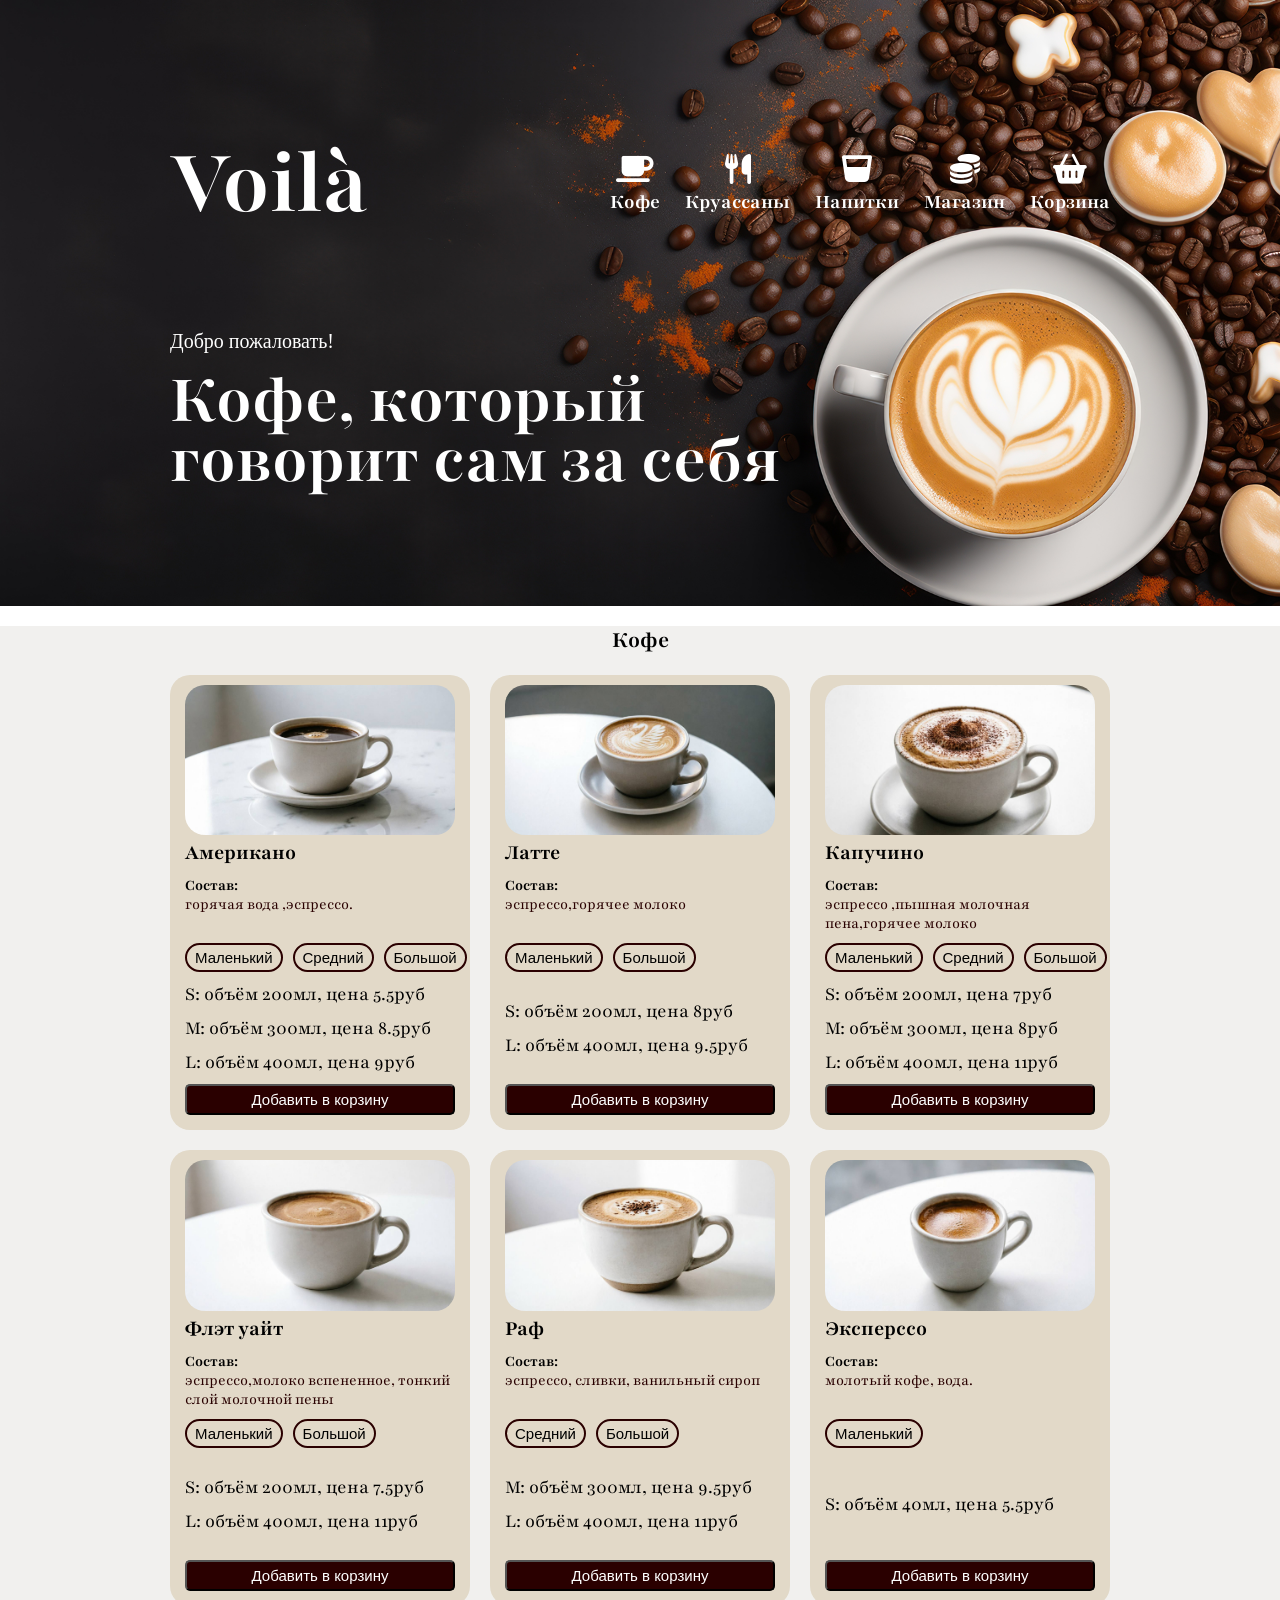
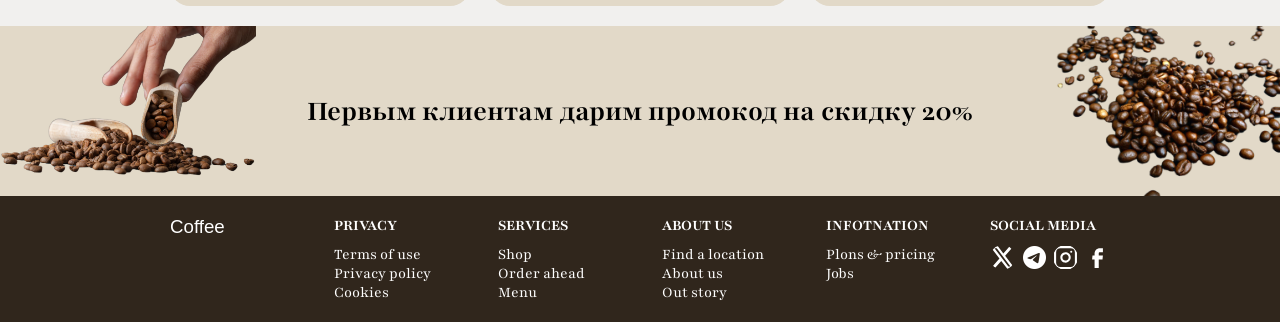
<file: index.html>
<!DOCTYPE html>
<html lang="en">

<head>
    <meta charset="UTF-8">
    <meta name="viewport" content="width=device-width, initial-scale=1.0">
    <link rel="stylesheet" href="./cofe.css">
    <link rel="stylesheet" href="https://cdnjs.cloudflare.com/ajax/libs/font-awesome/6.7.2/css/all.min.css">
    <link rel="preconnect" href="https://fonts.googleapis.com">
    <link rel="preconnect" href="https://fonts.gstatic.com" crossorigin>
    <link
        href="https://fonts.googleapis.com/css2?family=Manrope:wght@200..800&family=Playfair:ital,opsz,wght@0,5..1200,300..900;1,5..1200,300..900&display=swap"
        rel="stylesheet">
    <title>Document</title>
</head>

<body>
    <header>
        <div class="container">
            <i class="btn-menu-open fa-solid fa-bars"></i>
            <div class="header-wrapper">
                <a href="./index.html" class="name">Voilà</a>
                <nav class="nav-wrapper">
                    <div class="coffee box-nav">
                        <a class="coffee  nav-link" href="./index.html"><i class="fa-solid fa-mug-saucer"></i></a>
                        <h3>Кофе</h3>
                    </div>
                    <div class="desert box-nav">
                        <a class="nav-link" href="./croissants/croissants.html"><i class="fa-solid fa-utensils"></i></a>
                        <h3>Круассаны</h3>
                    </div>
                    <div class="drinks box-nav">
                        <a class="nav-link" href="./drinks/drinks.html"><i class="fa-solid fa-whiskey-glass"></i></a>
                        <h3>Напитки</h3>
                    </div>
                    <div class="merch box-nav">
                        <a class="nav-link" href="./merch/merch.html"><i class="fa-solid fa-coins"></i></a>
                        <h3>Магазин</h3>
                    </div>
                    <div class="about-us-box box-nav">
                        <a class="nav-link" href="./basket/basket.html"><i class="fa-solid fa-basket-shopping"></i></a>
                        <h3>Корзина</h3>
                    </div>
                </nav>
            </div>
            <div class="header-text">
                <p>Добро пожаловать!</p>
                <h1>Кофе, который говорит сам за себя</h1>
            </div>
        </div>
    </header>
    <main>
        <div class="container">
            <h2 class="cofe-heading">Кофе</h2>
            <div class="boxs">

            </div>
        </div>
        <div class="banner">
            <img class="photo-banner photo-arm" src="./img/c1f59ce164760ae2b4244af3faf2f424a5a43e51.png" alt="">
            <h2 class="text-banner">Первым клиентам дарим промокод на скидку 20%</h2>
            <img class="photo-banner" src="./img/2269e6960be975b3b3c67a26daaeef8ad70c9a2f.png" alt="">
        </div>
    </main>
    <footer>
        <div class="container">
            <div class="box-info-footer footer-coffee">
                <h3 class="title-coffee-footer">Coffee</h3>
            </div>
            <div class="box-info-footer privacy">
                <h4 class="title-footer">PRIVACY</h4>
                <ul>
                    <li><a href="#">Terms of use</a></li>
                    <li><a href="#">Privacy policy</a></li>
                    <li><a href="#">Cookies</a></li>
                </ul>
            </div>
            <div class="box-info-footer services">
                <h4 class="title-footer">SERVICES</h4>
                <ul>
                    <li><a href="#">Shop</a></li>
                    <li><a href="#">Order ahead</a></li>
                    <li><a href="#">Menu</a></li>
                </ul>
            </div>
            <div class="box-info-footer about-us">
                <h4 class="title-footer">ABOUT US</h4>
                <ul>
                    <li><a href="#">Find a location</a></li>
                    <li><a href="#">About us</a></li>
                    <li><a href="#">Out story</a></li>
                </ul>
            </div>
            <div class="box-info-footer information">
                <h4 class="title-footer">INFOTNATION</h4>
                <ul>
                    <li><a href="#">Plons & pricing</a></li>
                    <li><a href="#">Jobs</a></li>
                </ul>
            </div>
            <div class="box-info-footer social-media">
                <h4 class="title-footer">SOCIAL MEDIA</h4>
                <ul class="list-social-media">
                    <li class="icon-social-media"><a href="#"><img class="icon-photo" src="./img/x.svg" alt="x"></a>
                    </li>
                    <li class="icon-social-media"><a href="#"><img class="icon-photo" src="./img/icons8-telegram-50.png"
                                alt="telegram"></a></li>
                    <li class="icon-social-media"><a href="#"><img class="icon-photo" src="./img/instagram.svg"
                                alt="instagram"></a></li>
                    <li class="icon-social-media"><a href="#"><img class="icon-photo" src="./img/facebook.svg"
                                alt="facebook"></a></li>
                </ul>
            </div>
        </div>
    </footer>
    <div class="block-menu" id="menu">
        <div class="content-menu">
            <button class="btn-close-block">X</button>
            <div class="links">
                <div class="coffee box-nav-menu">
                    <a class="coffee nav-link-menu" href="./index.html">Кофе</a>
                    <i class="icon fa-solid fa-mug-saucer"></i>
                </div>
                <div class="desert box-nav-menu">
                    <a class="nav-link-menu" href="./croissants/croissants.html">Круассаны</a>
                    <i class="icon fa-solid fa-utensils"></i>
                </div>
                <div class="drinks box-nav-menu">
                    <a class="nav-link-menu" href="./drinks/drinks.html">Напитки</a>
                    <i class="icon fa-solid fa-whiskey-glass"></i>
                </div>
                <div class="merch box-nav-menu">
                    <a class="nav-link-menu" href="./merch/merch.html">Магазин</a>
                    <i class="icon fa-solid fa-coins"></i>
                </div>
                <div class="about-us-box box-nav-menu">
                    <a class="nav-link-menu" href="./basket/basket.html">Корзина</a>
                    <i class="icon fa-solid fa-basket-shopping"></i>
                </div>
            </div>
        </div>
        
    </div>
    <div class="in-busket">
            <i class="fa-solid fa-check check"></i>
            <p>Товар добавлен в корзину</p>
        </div>
        <div class="no-in-busket">
            <i class="fa-solid fa-xmark x"></i>
            <p>Товар не добавлен в корзину</p>
        </div>
    <script src="./cofe.js"></script>
</body>

</html>
</file>
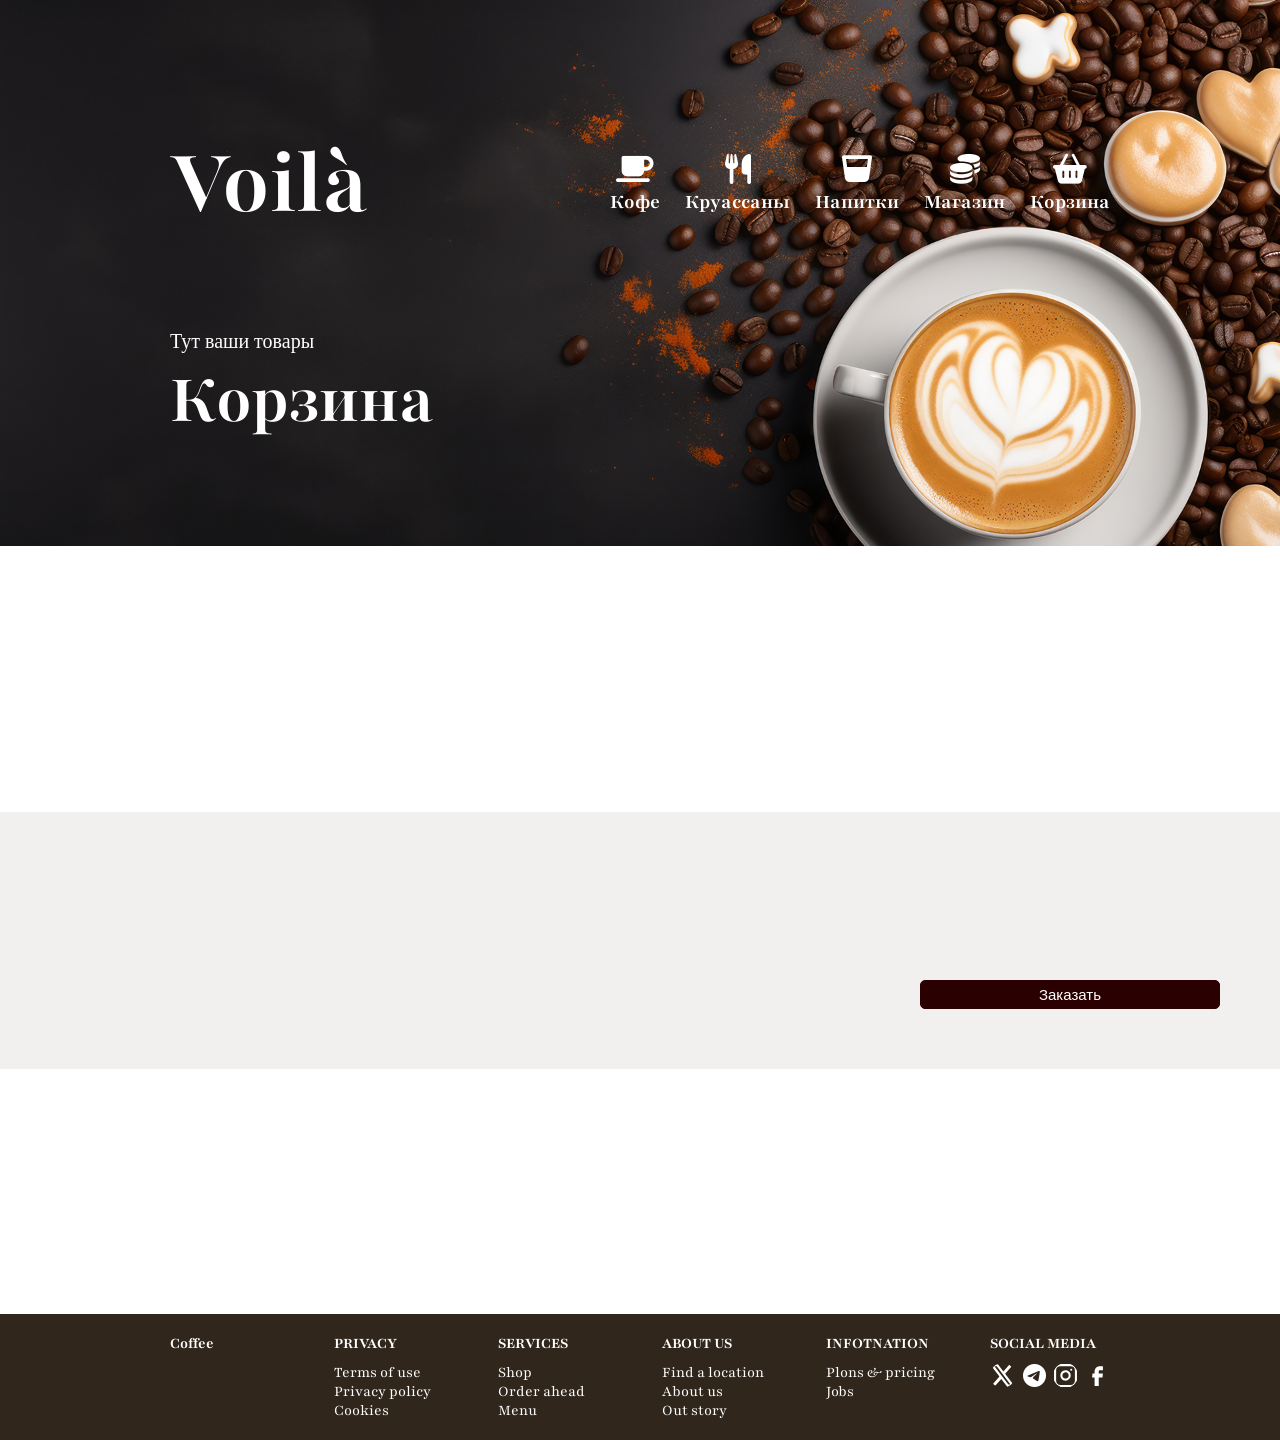
<file: basket/basket.html>
<!DOCTYPE html>
<html lang="en">

<head>
    <meta charset="UTF-8">
    <meta name="viewport" content="width=device-width, initial-scale=1.0">
    <link rel="stylesheet" href="./basket.css">
    <link rel="stylesheet" href="https://cdnjs.cloudflare.com/ajax/libs/font-awesome/6.7.2/css/all.min.css">
    <link rel="preconnect" href="https://fonts.googleapis.com">
    <link rel="preconnect" href="https://fonts.gstatic.com" crossorigin>
    <link
        href="https://fonts.googleapis.com/css2?family=Manrope:wght@200..800&family=Playfair:ital,opsz,wght@0,5..1200,300..900;1,5..1200,300..900&display=swap"
        rel="stylesheet">
    <title>Document</title>
</head>

<body>
    <header>
        <div class="container">
            <div class="header-wrapper">
                <a href="../index.html" class="name">Voilà</a>
                <nav class="nav-wrapper">
                    <div class="coffee box-nav">
                        <a class="coffee  nav-link" href="../index.html"><i
                                class="fa-solid fa-solid-1 fa-mug-saucer"></i></a>
                        <h3>Кофе</h3>
                    </div>
                    <div class="desert box-nav">
                        <a class="nav-link" href="../croissants/croissants.html"><i
                                class="fa-solid fa-utensils"></i></a>
                        <h3>Круассаны</h3>
                    </div>
                    <div class="drinks box-nav">
                        <a class="nav-link" href="../drinks/drinks.html"><i
                                class="fa-solid fa-solid-1 fa-whiskey-glass"></i></a>
                        <h3>Напитки</h3>
                    </div>
                    <div class="merch box-nav">
                        <a class="nav-link" href="../merch/merch.html"><i class="fa-solid fa-solid-1 fa-coins"></i></a>
                        <h3>Магазин</h3>
                    </div>
                    <div class="about-us-box box-nav">
                        <a class="nav-link" href="#"><i class="fa-solid fa-solid-1 fa-basket-shopping"></i></a>
                        <h3>Корзина</h3>
                    </div>

                </nav>
            </div>
            <div class="header-text">
                <p>Тут ваши товары</p>
                <h1>Корзина</h1>
            </div>
        </div>
    </header>
    <main>
        <div class="container">
            <div class="boxs">

            </div>
        </div>
        <div class="pay-box">
                <p class="sum"></p>
            <button class="button-buy">Заказать</button>
        </div>

        
        </div>
        <div class="Null-basket close">
            <i class="fa-solid fa-face-frown-open "></i>
            <h2>У вас нет товаров</h2>
    </main>
    <footer>
        <div class="container">
             <i class="btn-menu-open fa-solid fa-bars"></i>
            <div class="footer-coffee">
                <h4>Coffee</h4>
            </div>
            <div class="privacy">
                <h4 class="title-footer">PRIVACY</h4>
                <ul>
                    <li><a href="#">Terms of use</a></li>
                    <li><a href="#">Privacy policy</a></li>
                    <li><a href="#">Cookies</a></li>
                </ul>
            </div>
            <div class="services">
                <h4 class="title-footer">SERVICES</h4>
                <ul>
                    <li><a href="#">Shop</a></li>
                    <li><a href="#">Order ahead</a></li>
                    <li><a href="#">Menu</a></li>
                </ul>
            </div>
            <div class="about-us">
                <h4 class="title-footer">ABOUT US</h4>
                <ul>
                    <li><a href="#">Find a location</a></li>
                    <li><a href="#">About us</a></li>
                    <li><a href="#">Out story</a></li>
                </ul>
            </div>
            <div class="information">
                <h4 class="title-footer">INFOTNATION</h4>
                <ul>
                    <li><a href="#">Plons & pricing</a></li>
                    <li><a href="#">Jobs</a></li>
                </ul>
            </div>
            <div class="social-media">
                <h4 class="title-footer">SOCIAL MEDIA</h4>
                <ul class="list-social-media">
                    <li class="icon-social-media"><a href="#"><img class="icon-photo" src="../img/x.svg" alt="x"></a>
                    </li>
                    <li class="icon-social-media"><a href="#"><img class="icon-photo"
                                src="../img/icons8-telegram-50.png" alt="telegram"></a></li>
                    <li class="icon-social-media"><a href="#"><img class="icon-photo" src="../img/instagram.svg"
                                alt="instagram"></a></li>
                    <li class="icon-social-media"><a href="#"><img class="icon-photo" src="../img/facebook.svg"
                                alt="facebook"></a></li>
                </ul>
            </div>
        </div>
    </footer>
   <div class="block-menu" id="menu">
        <div class="content-menu">
            <button class="btn-close-block">X</button>
            <div class="links">
                <div class="coffee box-nav-menu">
                    <a class="coffee nav-link-menu" href="../index.html">Кофе</a>
                    <i class="icon fa-solid fa-mug-saucer"></i>
                </div>
                <div class="desert box-nav-menu">
                    <a class="nav-link-menu" href="../croissants/croissants.html">Круассаны</a>
                    <i class="icon fa-solid fa-utensils"></i>
                </div>
                <div class="drinks box-nav-menu">
                    <a class="nav-link-menu" href="../drinks/drinks.html">Напитки</a>
                    <i class="icon fa-solid fa-whiskey-glass"></i>
                </div>
                <div class="merch box-nav-menu">
                    <a class="nav-link-menu" href="../merch/merch.html">Магазин</a>
                    <i class="icon fa-solid fa-coins"></i>
                </div>
                <div class="about-us-box box-nav-menu">
                    <a class="nav-link-menu" href="../basket/basket.html">Корзина</a>
                    <i class="icon fa-solid fa-basket-shopping"></i>
                </div>
            </div>
        </div>
    
    </div>
    <div class="popup">
       <div class="content-window">
        <button class="btn-close">X</button>
        <h2>Технические проблемы</h2>
        <p>Извините за не удобства, но сервера наших сетей не работают. Доставка не роботает, если хотите можете прийти и заказать то что хотите.</p>
    </div> 
    
    <script src="./basket.js"></script>
</body>

</html>
</file>
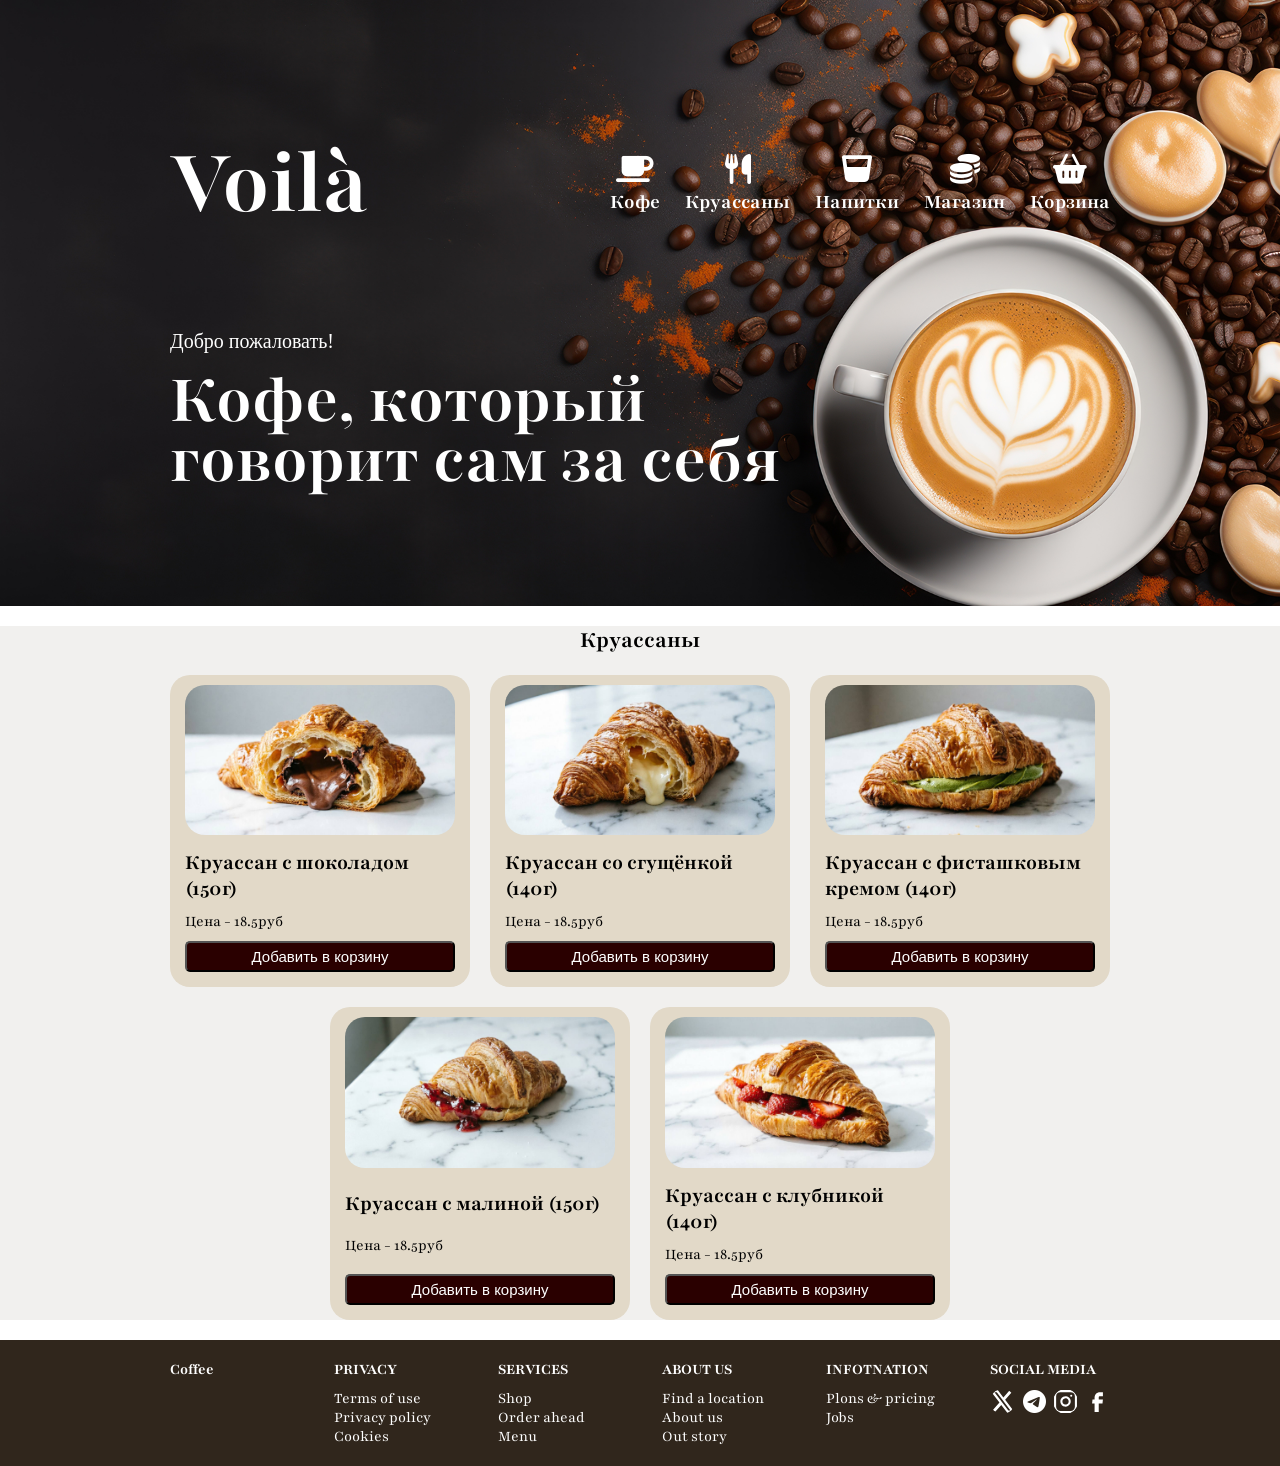
<file: croissants/croissants.html>
<!DOCTYPE html>
<html lang="en">

<head>
    <meta charset="UTF-8">
    <meta name="viewport" content="width=device-width, initial-scale=1.0">
    <link rel="stylesheet" href="./croissants.css">
    <link rel="stylesheet" href="https://cdnjs.cloudflare.com/ajax/libs/font-awesome/6.7.2/css/all.min.css">
    <link rel="preconnect" href="https://fonts.googleapis.com">
<link rel="preconnect" href="https://fonts.gstatic.com" crossorigin>
<link href="https://fonts.googleapis.com/css2?family=Manrope:wght@200..800&family=Playfair:ital,opsz,wght@0,5..1200,300..900;1,5..1200,300..900&display=swap" rel="stylesheet">
    <title>Document</title>
</head>

<body>
    <header>
        <div class="container">
             <i class="btn-menu-open fa-solid fa-bars"></i>
            <div class="header-wrapper">
                <a href="../index.html" class="name">Voilà</a>
                <nav class="nav-wrapper">
                    <div class="coffee box-nav">
                        <a class="coffee  nav-link" href="../index.html"><i class="fa-solid fa-mug-saucer"></i></a>
                        <h3>Кофе</h3>
                    </div>
                    <div class="desert box-nav">
                        <a class="nav-link" href="../croissants/croissants.html"><i
                                class="fa-solid fa-utensils"></i></a>
                        <h3>Круассаны</h3>
                    </div>
                    <div class="drinks box-nav">
                        <a class="nav-link" href="../drinks/drinks.html"><i class="fa-solid fa-whiskey-glass"></i></a>
                        <h3>Напитки</h3>
                    </div>
                    <div class="merch box-nav">
                        <a class="nav-link" href="../merch/merch.html"><i class="fa-solid fa-coins"></i></a>
                        <h3>Магазин</h3>
                    </div>
                    <div class="about-us-box box-nav">
                        <a class="nav-link" href="../basket/basket.html"><i class="fa-solid fa-basket-shopping"></i></a>
                        <h3>Корзина</h3> 
                    </div>
                </nav>
            </div>
            <div class="header-text">
                <p>Добро пожаловать!</p>
                <h1>Кофе, который говорит сам за себя</h1>
            </div>
        </div>
    </header>
    <main>
        <div class="container">
            <h2 class="cofe-heading">Круассаны</h2>
            <div class="boxs">

            </div>

        </div>
    </main>
   <footer>
        <div class="container">
            <div class="footer-coffee">
                <h4>Coffee</h4>
            </div>
            <div class="privacy">
                <h4 class="title-footer">PRIVACY</h4>
                <ul>
                    <li><a href="#">Terms of use</a></li>
                    <li><a href="#">Privacy policy</a></li>
                    <li><a href="#">Cookies</a></li>
                </ul>
            </div>
            <div class="services">
                <h4 class="title-footer">SERVICES</h4>
                <ul>
                    <li><a href="#">Shop</a></li>
                    <li><a href="#">Order ahead</a></li>
                    <li><a href="#">Menu</a></li>
                </ul>
            </div>
            <div class="about-us">
                <h4 class="title-footer">ABOUT US</h4>
                <ul>
                    <li><a href="#">Find a location</a></li>
                    <li><a href="#">About us</a></li>
                    <li><a href="#">Out story</a></li>
                </ul>
            </div>
            <div class="information">
                <h4 class="title-footer">INFOTNATION</h4>
                <ul>
                    <li><a href="#">Plons & pricing</a></li>
                    <li><a href="#">Jobs</a></li>
                </ul>
            </div>
            <div class="social-media">
                <h4 class="title-footer">SOCIAL MEDIA</h4>
                <ul class="list-social-media">
                    <li class="icon-social-media"><a href="#"><img class="icon-photo" src="../img/x.svg" alt="x"></a></li>
                    <li class="icon-social-media"><a href="#"><img class="icon-photo" src="../img/icons8-telegram-50.png" alt="telegram"></a></li>
                    <li class="icon-social-media"><a href="#"><img class="icon-photo" src="../img/instagram.svg" alt="instagram"></a></li>
                    <li class="icon-social-media"><a href="#"><img class="icon-photo" src="../img/facebook.svg" alt="facebook"></a></li>
                </ul>
            </div>
        </div>
    </footer>
     <div class="block-menu" id="menu">
        <div class="content-menu">
            <button class="btn-close-block">X</button>
            <div class="links">
                <div class="coffee box-nav-menu">
                    <a class="coffee nav-link-menu" href="../index.html">Кофе</a>
                    <i class="icon fa-solid fa-mug-saucer"></i>
                </div>
                <div class="desert box-nav-menu">
                    <a class="nav-link-menu" href="../croissants/croissants.html">Круассаны</a>
                    <i class="icon fa-solid fa-utensils"></i>
                </div>
                <div class="drinks box-nav-menu">
                    <a class="nav-link-menu" href="../drinks/drinks.html">Напитки</a>
                    <i class="icon fa-solid fa-whiskey-glass"></i>
                </div>
                <div class="merch box-nav-menu">
                    <a class="nav-link-menu" href="../merch/merch.html">Магазин</a>
                    <i class="icon fa-solid fa-coins"></i>
                </div>
                <div class="about-us-box box-nav-menu">
                    <a class="nav-link-menu" href="../basket/basket.html">Корзина</a>
                    <i class="icon fa-solid fa-basket-shopping"></i>
                </div>
            </div>
        </div>
     </div>
    <div class="in-busket">
        <i class="fa-solid fa-check check"></i>
        <p>Товар добавлен в корзину</p>
    </div>
    <div class="no-in-busket">
        <i class="fa-solid fa-xmark x"></i>
        <p>Товар не добавлен в корзину</p>
    </div>
    <script src="./croissants.js"></script>
</body>

</html>
</file>
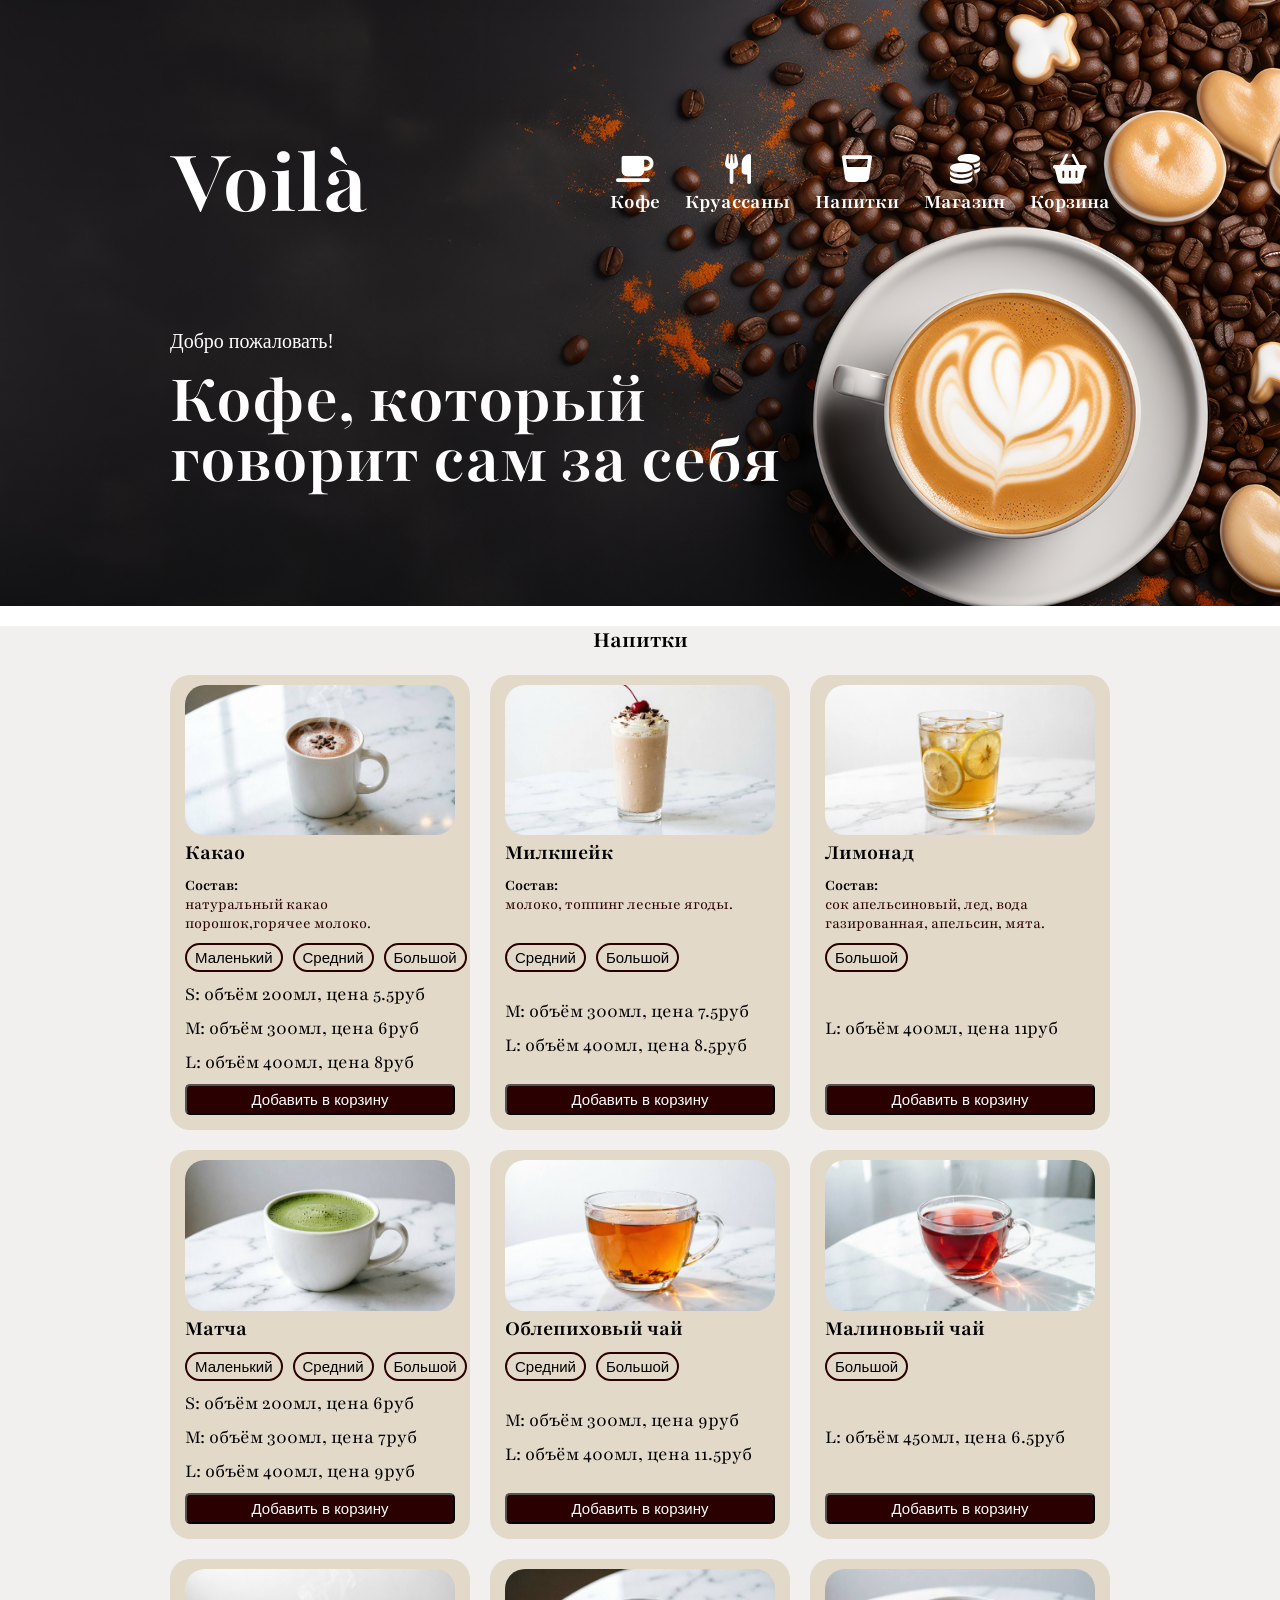
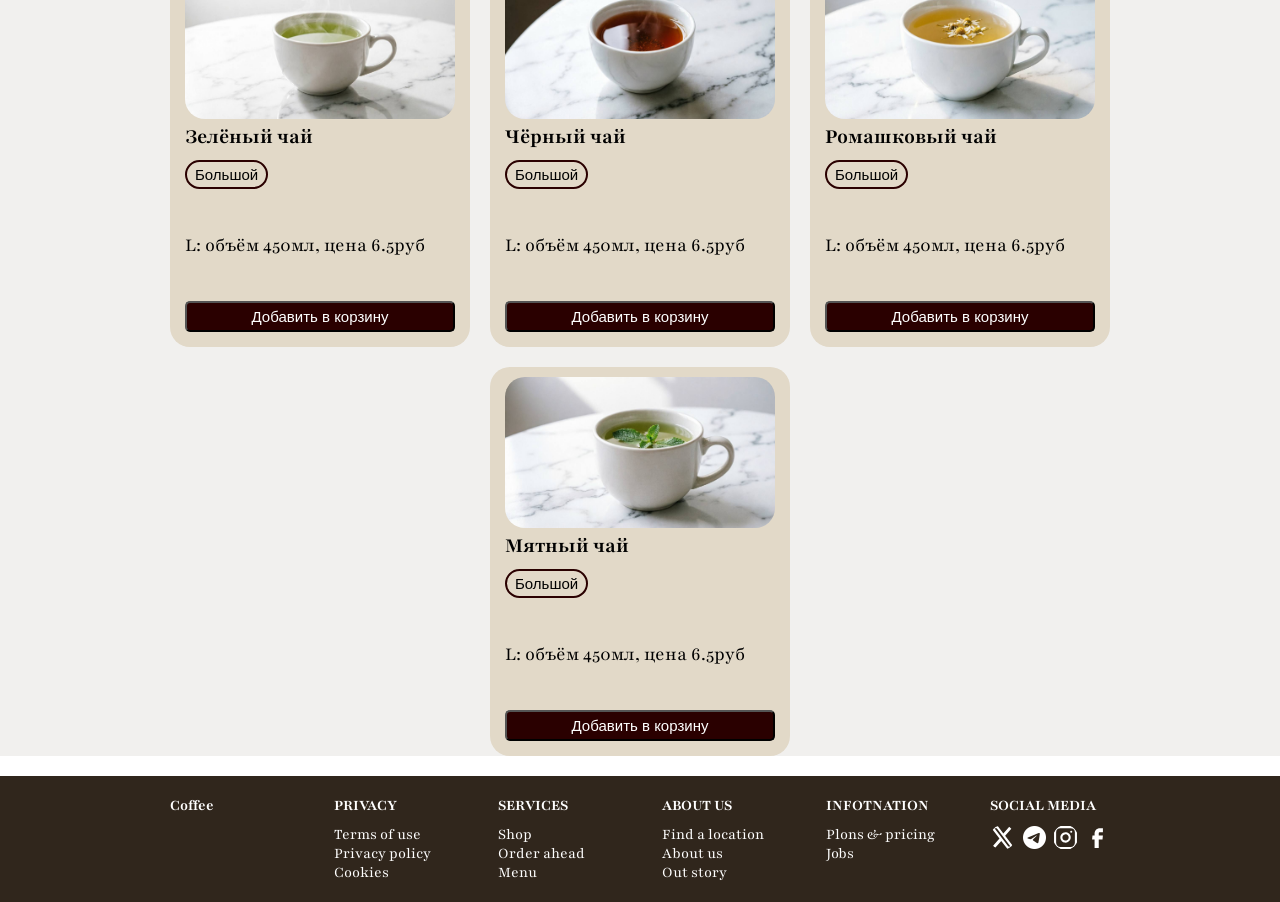
<file: drinks/drinks.html>
<!DOCTYPE html>
<html lang="en">

<head>
    <meta charset="UTF-8">
    <meta name="viewport" content="width=device-width, initial-scale=1.0">
    <link rel="stylesheet" href="./drinks.css">
    <link rel="stylesheet" href="https://cdnjs.cloudflare.com/ajax/libs/font-awesome/6.7.2/css/all.min.css">
    <link rel="preconnect" href="https://fonts.googleapis.com">
<link rel="preconnect" href="https://fonts.gstatic.com" crossorigin>
<link href="https://fonts.googleapis.com/css2?family=Manrope:wght@200..800&family=Playfair:ital,opsz,wght@0,5..1200,300..900;1,5..1200,300..900&display=swap" rel="stylesheet">
    <title>Document</title>
</head>

<body>
    <header>
        <div class="container">
             <i class="btn-menu-open fa-solid fa-bars"></i>
            <div class="header-wrapper">
                <a href="../index.html" class="name">Voilà</a>
               <nav class="nav-wrapper">
                    <div class="coffee box-nav">
                        <a class="coffee  nav-link" href="../index.html"><i class="fa-solid fa-mug-saucer"></i></a>
                        <h3>Кофе</h3>
                    </div>
                    <div class="desert box-nav">
                        <a class="nav-link" href="../croissants/croissants.html"><i
                                class="fa-solid fa-utensils"></i></a>
                        <h3>Круассаны</h3>
                    </div>
                    <div class="drinks box-nav">
                        <a class="nav-link" href="../drinks/drinks.html"><i class="fa-solid fa-whiskey-glass"></i></a>
                        <h3>Напитки</h3>
                    </div>
                    <div class="merch box-nav">
                        <a class="nav-link" href="../merch/merch.html"><i class="fa-solid fa-coins"></i></a>
                        <h3>Магазин</h3>
                    </div>
                    <div class="about-us-box box-nav">
                        <a class="nav-link" href="../basket/basket.html"><i class="fa-solid fa-basket-shopping"></i></a>
                        <h3>Корзина</h3> 
                    </div>
                </nav>
            </div>
            <div class="header-text">
                <p>Добро пожаловать!</p>
                <h1>Кофе, который говорит сам за себя</h1>
            </div>
        </div>
    </header>
    <main>
        <div class="container">
            <h2 class="cofe-heading">Напитки</h2>
            <div class="boxs">

            </div>

        </div>
    </main>
   <footer>
        <div class="container">
            <div class="footer-coffee">
                <h4>Coffee</h4>
            </div>
            <div class="privacy">
                <h4 class="title-footer">PRIVACY</h4>
                <ul>
                    <li><a href="#">Terms of use</a></li>
                    <li><a href="#">Privacy policy</a></li>
                    <li><a href="#">Cookies</a></li>
                </ul>
            </div>
            <div class="services">
                <h4 class="title-footer">SERVICES</h4>
                <ul>
                    <li><a href="#">Shop</a></li>
                    <li><a href="#">Order ahead</a></li>
                    <li><a href="#">Menu</a></li>
                </ul>
            </div>
            <div class="about-us">
                <h4 class="title-footer">ABOUT US</h4>
                <ul>
                    <li><a href="#">Find a location</a></li>
                    <li><a href="#">About us</a></li>
                    <li><a href="#">Out story</a></li>
                </ul>
            </div>
            <div class="information">
                <h4 class="title-footer">INFOTNATION</h4>
                <ul>
                    <li><a href="#">Plons & pricing</a></li>
                    <li><a href="#">Jobs</a></li>
                </ul>
            </div>
            <div class="social-media">
                <h4 class="title-footer">SOCIAL MEDIA</h4>
                <ul class="list-social-media">
                    <li class="icon-social-media"><a href="#"><img class="icon-photo" src="../img/x.svg" alt="x"></a></li>
                    <li class="icon-social-media"><a href="#"><img class="icon-photo" src="../img/icons8-telegram-50.png" alt="telegram"></a></li>
                    <li class="icon-social-media"><a href="#"><img class="icon-photo" src="../img/instagram.svg" alt="instagram"></a></li>
                    <li class="icon-social-media"><a href="#"><img class="icon-photo" src="../img/facebook.svg" alt="facebook"></a></li>
                </ul>
            </div>
        </div>
    </footer>
     <div class="block-menu" id="menu">
        <div class="content-menu">
            <button class="btn-close-block">X</button>
            <div class="links">
                <div class="coffee box-nav-menu">
                    <a class="coffee nav-link-menu" href="../index.html">Кофе</a>
                    <i class="icon fa-solid fa-mug-saucer"></i>
                </div>
                <div class="desert box-nav-menu">
                    <a class="nav-link-menu" href="../croissants/croissants.html">Круассаны</a>
                    <i class="icon fa-solid fa-utensils"></i>
                </div>
                <div class="drinks box-nav-menu">
                    <a class="nav-link-menu" href="../drinks/drinks.html">Напитки</a>
                    <i class="icon fa-solid fa-whiskey-glass"></i>
                </div>
                <div class="merch box-nav-menu">
                    <a class="nav-link-menu" href="../merch/merch.html">Магазин</a>
                    <i class="icon fa-solid fa-coins"></i>
                </div>
                <div class="about-us-box box-nav-menu">
                    <a class="nav-link-menu" href="../basket/basket.html">Корзина</a>
                    <i class="icon fa-solid fa-basket-shopping"></i>
                </div>
            </div>
        </div>
        </div>
    <div class="in-busket">
        <i class="fa-solid fa-check check"></i>
        <p>Товар добавлен в корзину</p>
    </div>
    <div class="no-in-busket">
        <i class="fa-solid fa-xmark x"></i>
        <p>Товар не добавлен в корзину</p>
    </div>
    <script src="./drinks.js"></script>
</body>

</html>
</file>
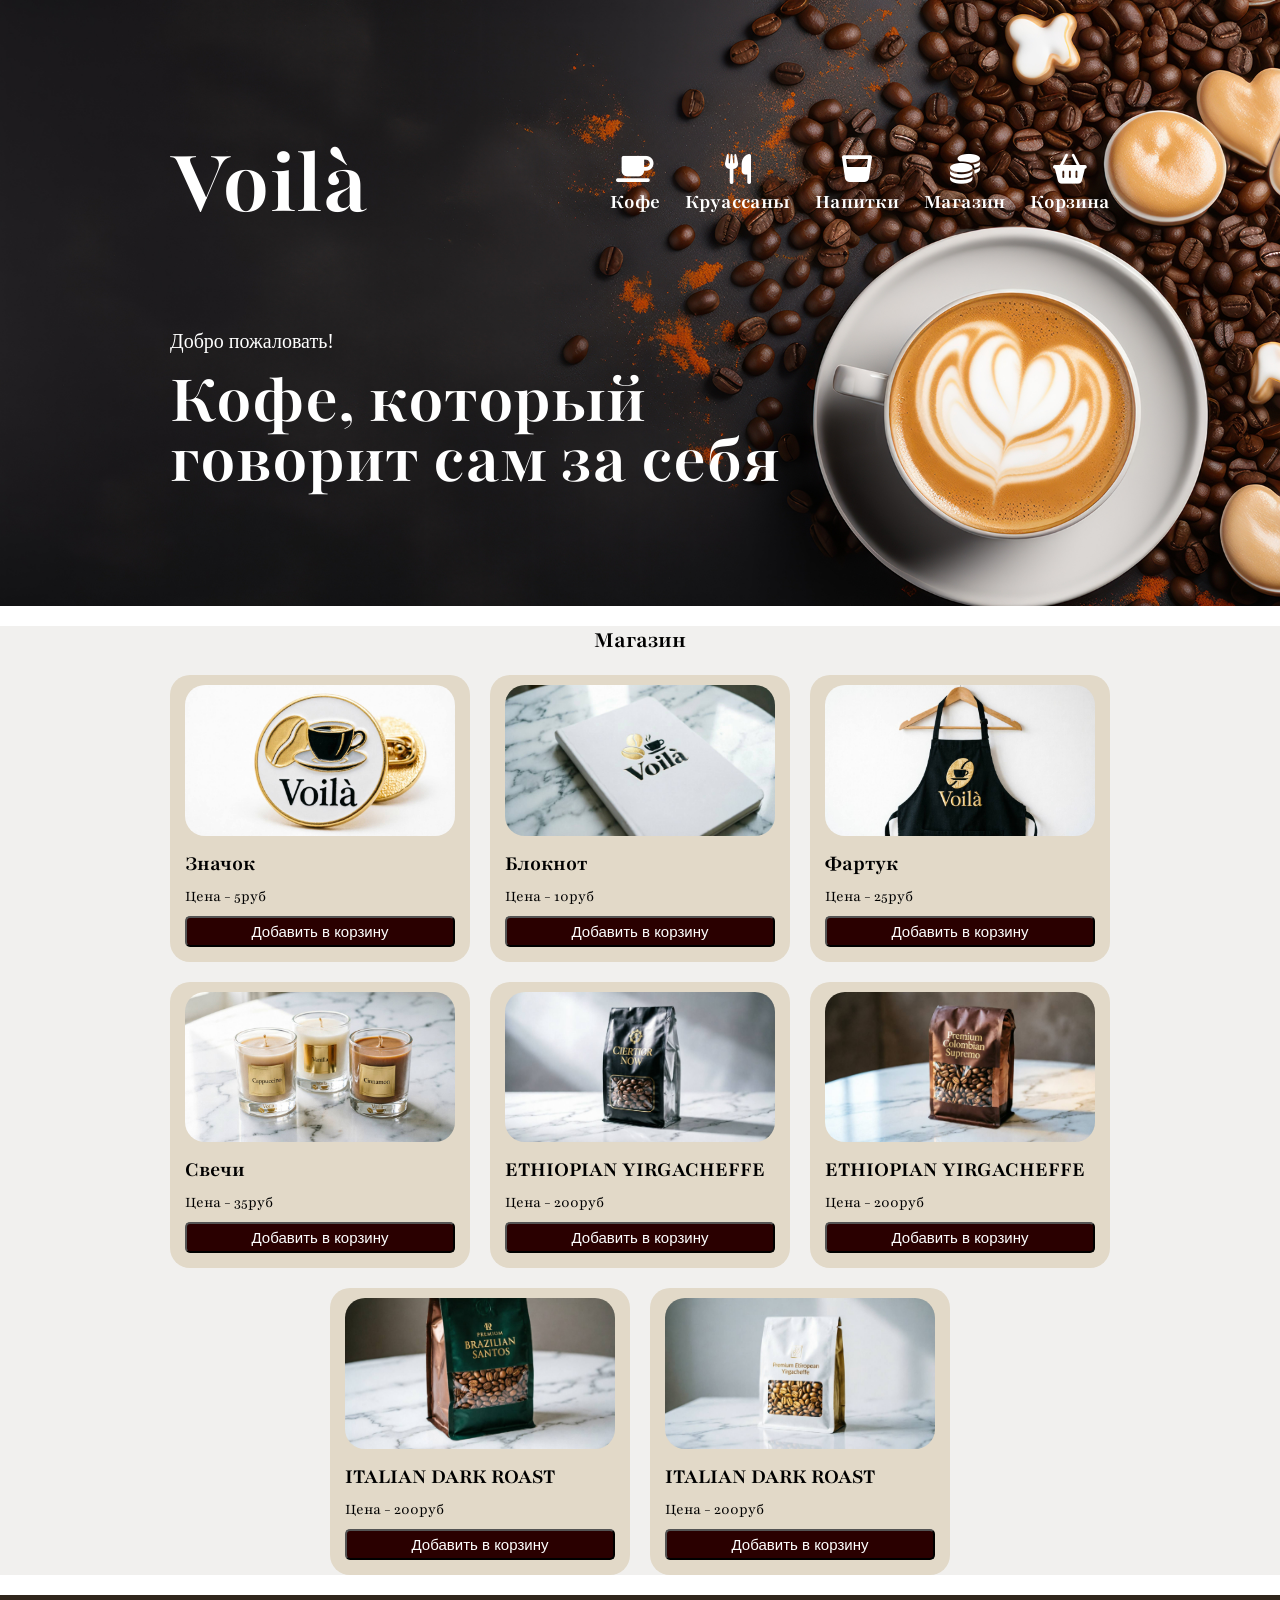
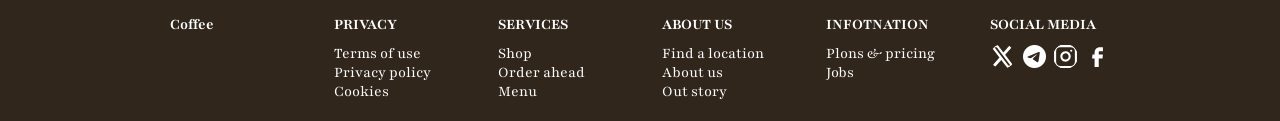
<file: merch/merch.html>
<!DOCTYPE html>
<html lang="en">

<head>
    <meta charset="UTF-8">
    <meta name="viewport" content="width=device-width, initial-scale=1.0">
    <link rel="stylesheet" href="./merch.css">
    <link rel="stylesheet" href="https://cdnjs.cloudflare.com/ajax/libs/font-awesome/6.7.2/css/all.min.css">
    <link rel="preconnect" href="https://fonts.googleapis.com">
<link rel="preconnect" href="https://fonts.gstatic.com" crossorigin>
<link href="https://fonts.googleapis.com/css2?family=Manrope:wght@200..800&family=Playfair:ital,opsz,wght@0,5..1200,300..900;1,5..1200,300..900&display=swap" rel="stylesheet">
    <title>Document</title>
</head>

<body>
    <header>
        <div class="container">
             <i class="btn-menu-open fa-solid fa-bars"></i>
            <div class="header-wrapper">
                <a href="../index.html" class="name">Voilà</a>
                <nav class="nav-wrapper">
                    <div class="coffee box-nav">
                        <a class="coffee  nav-link" href="../index.html"><i class="fa-solid fa-mug-saucer"></i></a>
                        <h3>Кофе</h3>
                    </div>
                    <div class="desert box-nav">
                        <a class="nav-link" href="../croissants/croissants.html"><i
                                class="fa-solid fa-utensils"></i></a>
                        <h3>Круассаны</h3>
                    </div>
                    <div class="drinks box-nav">
                        <a class="nav-link" href="../drinks/drinks.html"><i class="fa-solid fa-whiskey-glass"></i></a>
                        <h3>Напитки</h3>
                    </div>
                    <div class="merch box-nav">
                        <a class="nav-link" href="../merch/merch.html"><i class="fa-solid fa-coins"></i></a>
                        <h3>Магазин</h3>
                    </div>
                    <div class="about-us-box box-nav">
                        <a class="nav-link" href="../basket/basket.html"><i class="fa-solid fa-basket-shopping"></i></a>
                        <h3>Корзина</h3> 
                    </div>
                </nav>
            </div>
            <div class="header-text">
                <p>Добро пожаловать!</p>
                <h1>Кофе, который говорит сам за себя</h1>
            </div>
        </div>
    </header>
    <main>
        <div class="container">
            <h2 class="cofe-heading">Магазин</h2>
            <div class="boxs">

            </div>

        </div>
    </main>
    <footer>
        <div class="container">
            <div class="footer-coffee">
                <h4>Coffee</h4>
            </div>
            <div class="privacy">
                <h4 class="title-footer">PRIVACY</h4>
                <ul>
                    <li><a href="#">Terms of use</a></li>
                    <li><a href="#">Privacy policy</a></li>
                    <li><a href="#">Cookies</a></li>
                </ul>
            </div>
            <div class="services">
                <h4 class="title-footer">SERVICES</h4>
                <ul>
                    <li><a href="#">Shop</a></li>
                    <li><a href="#">Order ahead</a></li>
                    <li><a href="#">Menu</a></li>
                </ul>
            </div>
            <div class="about-us">
                <h4 class="title-footer">ABOUT US</h4>
                <ul>
                    <li><a href="#">Find a location</a></li>
                    <li><a href="#">About us</a></li>
                    <li><a href="#">Out story</a></li>
                </ul>
            </div>
            <div class="information">
                <h4 class="title-footer">INFOTNATION</h4>
                <ul>
                    <li><a href="#">Plons & pricing</a></li>
                    <li><a href="#">Jobs</a></li>
                </ul>
            </div>
            <div class="social-media">
                <h4 class="title-footer">SOCIAL MEDIA</h4>
                <ul class="list-social-media">
                    <li class="icon-social-media"><a href="#"><img class="icon-photo" src="../img/x.svg" alt="x"></a></li>
                    <li class="icon-social-media"><a href="#"><img class="icon-photo" src="../img/icons8-telegram-50.png" alt="telegram"></a></li>
                    <li class="icon-social-media"><a href="#"><img class="icon-photo" src="../img/instagram.svg" alt="instagram"></a></li>
                    <li class="icon-social-media"><a href="#"><img class="icon-photo" src="../img/facebook.svg" alt="facebook"></a></li>
                </ul>
            </div>
        </div>
    </footer>
     <div class="block-menu" id="menu">
        <div class="content-menu">
            <button class="btn-close-block">X</button>
            <div class="links">
                <div class="coffee box-nav-menu">
                    <a class="coffee nav-link-menu" href="../index.html">Кофе</a>
                    <i class="icon fa-solid fa-mug-saucer"></i>
                </div>
                <div class="desert box-nav-menu">
                    <a class="nav-link-menu" href="../croissants/croissants.html">Круассаны</a>
                    <i class="icon fa-solid fa-utensils"></i>
                </div>
                <div class="drinks box-nav-menu">
                    <a class="nav-link-menu" href="../drinks/drinks.html">Напитки</a>
                    <i class="icon fa-solid fa-whiskey-glass"></i>
                </div>
                <div class="merch box-nav-menu">
                    <a class="nav-link-menu" href="../merch/merch.html">Магазин</a>
                    <i class="icon fa-solid fa-coins"></i>
                </div>
                <div class="about-us-box box-nav-menu">
                    <a class="nav-link-menu" href="../basket/basket.html">Корзина</a>
                    <i class="icon fa-solid fa-basket-shopping"></i>
                </div>
            </div>
        </div>
        </div>
    <div class="in-busket">
        <i class="fa-solid fa-check check"></i>
        <p>Товар добавлен в корзину</p>
    </div>
    <div class="no-in-busket">
        <i class="fa-solid fa-xmark x"></i>
        <p>Товар не добавлен в корзину</p>
    </div>
    <script src="./merch.js"></script>
</body>

</html>
</file>
<file: cofe.css>
*{
    margin: 0 ;
    padding: 0;
    box-sizing: border-box;
} 

/* nav{
    display: flex;
    justify-content: space-evenly;
    margin-bottom: 20px;
    background-color: rgb(226, 217, 200);
    padding: 20px 0 20px 0;
} */
 main{
    transition: 0.5s;
}
.box-nav-menu{
    width: 150px;
    display: flex;
    justify-content: space-between;
}
.icon{
    font-size: 20px;
    color:rgb(41, 0, 0) ;
}
.nav-link-menu{
    font-size: 20px;
    color:rgb(41, 0, 0) ;
}
.links{
    display: flex;
    flex-direction: column;
    gap: 15px;
    
}
.content-menu{
    padding: 20px;
    
}
 .btn-menu-open{
    font-size: 20px;
    color: white;
    border-radius: 3px;
    width: 20px;
    height: 20px;
    position: absolute;
    right: 5px;
    top: 10px;
    visibility: hidden;
    opacity: 0;
}
.block-menu.open{
    opacity: 1;
    visibility: visible;
    width: 250px;
}
 .btn-close-block{
    position: absolute;
    top: 10px;
    right: 5px;
    border-radius: 3px;
    font-size: 20px;
    width: 30px;
    height: 30px;
    border-radius: 10px;
    border: rgb(42, 0, 0) 1px solid;
    color: white;
    background-color: rgb(42, 0, 0);
}
.block-menu{
    width: 0;
    height: 100%;
    overflow-x: hidden;
    visibility: hidden;
    opacity: 0;
    background-color: rgb(226, 217, 200);
    position: fixed;
    display: flex;
    top: 0;
    right: 0;
    transition: 0.5s;
}
.nav-link{
    font-size: 30px;
    
}
.fa-solid{
    transition-duration: 0.5s;
}
.fa-solid:hover{
    transform: scale(1.2);
}
.box-nav{
    text-align: center;
}
.banner{
    display: flex;
    justify-content: space-between;
    width: 100%;
    background-color: rgb(226, 217, 200);
}
.photo-arm{
    transform: rotateY(180deg);
}
.photo-banner{
    border-radius: 0;
    max-width: 20%;
}
.text-banner{
    font-family: "Playfair";
    align-items: center;
    display: flex;
    font-size: 30px;
}
.cofe-heading{
    font-family: "Playfair";
    margin-bottom: 20px;
    text-align: center;
}
.boxs{
    display: flex;
    flex-wrap: wrap;
    gap: 20px;
    justify-content: center;
    margin-bottom: 20px;
}
.container{
    max-width: 940px;
     margin: 0 auto;
}
.box{
    font-family: "Playfair";
    max-width: 300px;
    max-height: 500px; 
    padding: 10px 15px 15px 15px;  
    border-radius: 20px;
    display: flex;
    flex-direction: column;   
    justify-content: space-between;
    gap: 10px;
    background-color: rgb(226, 217, 200);
} 
.info-box{
    min-height: 57px;
    max-height: 57px;
}
.info{
    color: rgb(41, 0, 0);
} 
 img{
    max-width: 100%;
    border-radius: 20px;
}
.name-product{
    font-size: 22px;
}
.info-volume-price p{
    font-family: "Playfair";
    font-size: 20px;
}
.button-size.active{
    border: rgb(42, 0, 0) 2px solid;
    background-color: rgb(42, 0, 0);
    color: white;
}
.button-size:hover{
    border: rgb(42, 0, 0) 2px solid;
    transform: scale(1.2);
    background-color: rgb(42, 0, 0);
    color: white;
}
.button-size{
    background-color:transparent;
    border: rgb(42, 0, 0) 2px solid;
    padding: 4px 8px;
    border-radius: 15px;
    font-size: 15px;
    flex-direction: 1s;
    transition-duration: 1s;
} 
 .size{
    display: flex;

} 
 .buttons-size{
    display: flex;
    gap: 10px;
} 



.info-volume-price{
    display: flex;
    flex-direction: column;
    justify-content: center;
    gap: 10px;
    min-height: 92px;
    max-height: 92px;
}


.button-buy{
    border-radius: 5px;
    padding: 5px;
    color: white;
    background-color: rgb(42, 0, 0);
    font-size: 15px;
    transition-duration: 1s;

}


.button-buy:hover{
    background-color: rgb(230, 230, 230);
    color: rgb(42, 0, 0);
}

button{
    cursor: pointer;
}

.in-busket{
    position: fixed;
    background-color: white;
    display: flex;
    padding: 5px 10px;
    border: 3px black solid;
    border-radius: 0 0 7px 7px;
    justify-content: space-between;
    width: 225px;
    top: 0;
    right: 100px;
    visibility: hidden;
    transition: 2s;
    opacity: 0;
}
.check{
    color: green;
}
.no-in-busket{
    position: fixed;
    background-color: white;
    display: flex;
    padding: 5px 10px;
    border: 3px black solid;
    border-radius: 0 0 7px 7px;
    justify-content: space-between;
    width: 250px;
    top: 0;
    right: 100px;
    visibility: hidden;
    transition: 2s;
    opacity: 0;
}
.x{
    color: red;
}

.open{
    visibility: visible;
    opacity: 1;
}

.header-wrapper {
  display: flex;
  justify-content: space-between;
  align-items: center;
  gap: 20px;
}

header {
  background-image: url(./img/coffe-backround.png);
  background-repeat: no-repeat;
  background-size: cover;
  padding: 126px 0 115px;
  margin-bottom: 20px;
}
.box-nav h3{
    font-family: "Playfair";
}
header a {
  color: white;
  font-family: "Playfair";
}

.name {
  font-family: "Playfair", serif;
  font-size: 96px;
  font-weight: bold;
  color: white;
  transition-duration: 0.5s;
}
.name:hover{
    transform: scale(1.1);
}


.nav-wrapper{
  font-size: 18px;
  font-weight: normal;
  color: white;
  display: flex;
  gap: 25px;
}

.header-text{
  padding-top: 70px;
  color: white;
  width: 700px;
  line-height: 60px;
}

.header-text p{
  font-size: 20px;
}

.header-text h1{
font-family: "Playfair", serif;
  font-size: 72px;
}

main{
  background-color: #F1F0EE;
}

.discount{
  background-color: #E2D9C8;             
  display: flex;
  justify-content: space-between;      
}

.discount img{
  width: 520px;
  height: 300px;
}

.discount p{
  display: flex;
  font-family: "Playfair", serif;
  color: 30261C;
  font-weight: bold;
  font-size: 40px;
  align-items: center;
  justify-content: center;
}

footer .container{
  display: flex;
  justify-content: space-between;
  flex-wrap: wrap;
  width: 100%;
  align-items:start;
  font-family: "Playfair", serif;
  color: white;
}

footer{
  background-color: #30261C;
  padding: 20px;
}

.privacy, .services, .about-us, .information, .social-media, .footer-coffee{
  flex: 1;
  max-width: 120px;
}

a{
  text-decoration: none;
  color: white;
}
.title-footer{
    margin-bottom: 10px;
}
.list-social-media{
    display: flex;
    justify-content: space-between;
}
li{
    list-style:none;
}
.list-social-media{
    font-size: 20px;
}
.icon-photo{
    width: 25px;
    height: 25px;
}
.box-info-footer{
    display: flex;
    justify-content: start;
    flex-direction: column;
    max-height: 100%;
}
.title-coffee-footer{
      font-family: "Archivo Black", sans-serif;
      font-weight: 400;
      font-style: normal;
}

@media (max-width: 1170px) {
  .coffee-beans-class{ display: none;}
  .text-banner{
    font-size: 25px;
  }
}
@media (max-width: 1050px) {
  .container{
    max-width: 95%;
  }
}

@media (max-width: 930px) {
    .text-banner{
        font-size: 20px;
    }
}

@media (max-width: 900px) {

  .nav-wrapper {
    display: none;
  }

  .btn-menu-open {
    visibility: visible;
    opacity: 1;
  }

  .header-wrapper {
    justify-content: space-between;
  }

  .name {
    font-size: 60px;
  }

  .header-text {
    width: 100%;
    text-align: center;
  }

  .header-text h1 {
    font-size: 36px;
    line-height: 1.2;
  }

  .boxs {
    justify-content: center;
  }

  .box {
    max-width: 45%;
  }
}



@media (max-width: 600px) {

  .name {
    font-size: 40px;
  }

  .header-text h1 {
    font-size: 26px;
  }

  .header-text p {
    font-size: 18px;
  }

  .boxs {
    flex-direction: column;
    align-items: center;
  }

  .box {
    max-width: 90%;
  }

  .banner {
    flex-direction: column;
    text-align: center;
    gap: 10px;
    padding: 15px;
  }

  .photo-banner {
    display: none;
  }

  .text-banner {
    font-size: 16px;
  }

  footer .container {
    flex-direction: column;
    align-items: center;
    text-align: center;
    gap: 15px;
  }
}



@media (max-width: 400px) {

  .name {
    font-size: 30px;
  }

  .header-text h1 {
    font-size: 20px;
  }

  .button-buy {
    font-size: 14px;
  }

  .button-size {
    font-size: 12px;
    padding: 3px 6px;
  }
  .info-volume-price p {
    font-size: 18px;
  }

}

.image-container {
             position: relative;  /*Важно! Родитель с relative */
            display: inline-block;  /* Чтобы контейнер был по размеру фона */
        }
        
        /* Фоновая (большая) картинка */
        /* .background-image {
            display: block;
            width: 100%;        /* Или задайте конкретную ширину */
            /* max-width: 800px;   /* Например, 800px */
            /* height: auto; */
        /* } */ */ */
        
        /* Маленькая картинка поверх */
        .small-image {
            position: absolute;   /* Абсолютное позиционирование */
            /* width: 50px;          /* Размер маленькой картинки */
            /* height: 50px; */ 
            cursor: pointer;
            /* transition: transform 0.2s; */
        }
        
        /* .small-image:hover {
            transform: scale(1.1);
        } */
        
        /* Всплывающее окошко */
        .popup {
            position: fixed;
            bottom: 20px;
            right: 20px;
            width: 220px;
            background: white;
            border-radius: 10px;
            padding: 12px 15px;
            /* box-shadow: 0 4px 15px rgba(0,0,0,0.2); */
            display: none;
            /* z-index: 1000; */
            /* font-family: Arial, sans-serif; */
            border: 1px solid #ddd;
        }
        
        .popup-title {
            font-weight: bold;
            margin-bottom: 8px;
            color: #333;
            font-size: 14px;
        }
        
        .popup-text {
            font-size: 13px;
            color: #666;
            margin-bottom: 10px;
        }
        
        .close-popup {
            background: #ff4444;
            color: white;
            border: none;
            padding: 4px 10px;
            border-radius: 5px;
            cursor: pointer;
            font-size: 12px;
            float: right;
        }
        
        .close-popup:hover {
            background: #cc0000;
        }
        
        .clearfix::after {
            content: "";
            clear: both;
            display: table;
        }
</file>
<file: basket/basket.css>
*{
    margin: 0 ;
    padding: 0;
    box-sizing: border-box;
} 

/* nav{
    display: flex;
    justify-content: space-evenly;
    margin-bottom: 20px;
    background-color: rgb(226, 217, 200);
    padding: 20px 0 20px 0;
} */
  main{
    transition: 0.5s;
}
.box-nav-menu{
    width: 150px;
    display: flex;
    justify-content: space-between;
}
.icon{
    font-size: 20px;
    color:rgb(41, 0, 0) ;
}
.nav-link-menu{
    font-size: 20px;
    color:rgb(41, 0, 0) ;
}
.links{
    display: flex;
    flex-direction: column;
    gap: 15px;
    
}
.content-menu{
    padding: 20px;
    
}
 .btn-menu-open{
    font-size: 20px;
    color: white;
    border-radius: 3px;
    width: 20px;
    height: 20px;
    position: absolute;
    right: 5px;
    top: 10px;
    visibility: hidden;
    opacity: 0;
}
.block-menu.open{
    opacity: 1;
    visibility: visible;
    width: 250px;
}
 .btn-close-block{
    position: absolute;
    top: 10px;
    right: 5px;
    border-radius: 3px;
    font-size: 20px;
    width: 30px;
    height: 30px;
    border-radius: 10px;
    border: rgb(42, 0, 0) 1px solid;
    color: white;
    background-color: rgb(42, 0, 0);
}
.block-menu{
    width: 0;
    height: 100%;
    overflow-x: hidden;
    visibility: hidden;
    opacity: 0;
    background-color: rgb(226, 217, 200);
    position: fixed;
    display: flex;
    top: 0;
    right: 0;
    transition: 0.5s;
}
.nav-link{
    font-size: 30px;
    
}
 .content-window {
    text-align: center;
    padding: 25px;
    position: relative;
    max-width: 700px;
    max-height: 300px;
    background-color: azure;
    border-radius: 20px;
}
 .content-window p{
    font-size: 17px;
 }
.btn-close {
    position: absolute;
    top: 10px;
    right: 10px;
    padding: 5px 10px;
}
.popup {
    top: 0;
    right: 0;
    width: 100%;
    height: 100%;
    background-color: rgb(0, 0, 0, 0.701);
    transition: .8s;
    display: flex;
    justify-content: center;
    align-items: center;
    padding-right: 50px;
    visibility: hidden;
    opacity: 0;
    position: fixed;
}
.pay-box{
    position: absolute;
    right: 60px;
    bottom: 60px;
    width: 300px;
    gap: 10px;
    display: flex;
    justify-content: space-between;
    flex-direction: column;
}
.sum{
    font-size: 20px;
}
.main-box{
    display: flex;
    gap: 20px;
}
.close{
    visibility: hidden;
    opacity: 0;
}
.fa-face-frown-open{
    font-size: 100px;
    margin-bottom: 10px;
}
.Null-basket{
    text-align: center;
}
main{
    position: relative;
    padding: 50px 0 ;
}
.quantity-button{
    width: 30px;
    height: 30px;
    border-radius: 10px;
    border: rgb(42, 0, 0) 1px solid;
    color: white;
    background-color: rgb(42, 0, 0);
}
.nav-link{
    font-size: 30px;
    
}
.fa-solid-1{
    transition-duration: 0.5s;
}
.fa-solid-1:hover{
    transform: scale(1.2);
}
.box-nav{
    text-align: center;
}
.banner{
    display: flex;
    justify-content: space-between;
    width: 100%;
    background-color: rgb(226, 217, 200);
}
.photo-arm{
    transform: rotateY(180deg);
}
.photo-banner{
    border-radius: 0;
    max-width: 20%;
}
.text-banner{
    font-family: "Playfair";
    align-items: center;
    display: flex;
    font-size: 30px;
}
.cofe-heading{
    font-family: "Playfair";
    margin-bottom: 20px;
    text-align: center;
}
.boxs{
    display: flex;
    flex-wrap: wrap;
    gap: 20px;
    justify-content: center;
    margin-bottom: 20px;
}
.container{
    max-width: 940px;
     margin: 0 auto;
}
.box{
    font-family: "Playfair";
    max-width: 300px;
    max-height: 600px; 
    padding: 10px 15px 15px 15px;  
    border-radius: 20px;
    display: flex;
    flex-direction: column;   
    justify-content: space-between;
    gap: 10px;
    background-color: rgb(226, 217, 200);
} 
.info-box{
    min-height: 90px;
    max-height: 90px;
}
.info{
    color: rgb(41, 0, 0);
} 
 img{
    max-width: 100%;
    border-radius: 20px;
}
.name-product{
    font-size: 22px;
}
.info-volume-price p{
    font-family: "Playfair";
    font-size: 20px;
}
.button-size.active{
    border: rgb(42, 0, 0) 2px solid;
    background-color: rgb(42, 0, 0);
    color: white;
}
.button-size:hover{
    border: rgb(42, 0, 0) 2px solid;
    transform: scale(1.2);
    background-color: rgb(42, 0, 0);
    color: white;
}
.button-size{
    background-color:transparent;
    border: rgb(42, 0, 0) 2px solid;
    padding: 4px 8px;
    border-radius: 15px;
    font-size: 15px;
    flex-direction: 1s;
    transition-duration: 1s;
} 
 .size{
    display: flex;

} 
 .buttons-size{
    display: flex;
    gap: 10px;
} 



.info-volume-price{
    display: flex;
    flex-direction: column;
    justify-content: center;
    gap: 10px;
    min-height: 92px;
    max-height: 92px;
}

.button-buy{
    width: 100%;
}
button{
    border-radius: 5px;
    padding: 5px;
    color: white;
    background-color: rgb(42, 0, 0);
    border: rgb(42, 0, 0) 1px solid;
    font-size: 15px;
    transition-duration: 1s;

}


.button-buy:hover{
    background-color: rgb(230, 230, 230);
    color: rgb(42, 0, 0);
}

button{
    cursor: pointer;
}

.in-busket{
    position: fixed;
    background-color: white;
    display: flex;
    padding: 5px 10px;
    border: 3px black solid;
    border-radius: 0 0 7px 7px;
    justify-content: space-between;
    width: 225px;
    top: 0;
    right: 100px;
    visibility: hidden;
    transition: 2s;
    opacity: 0;
}
.check{
    color: green;
}
.no-in-busket{
    position: fixed;
    background-color: white;
    display: flex;
    padding: 5px 10px;
    border: 3px black solid;
    border-radius: 0 0 7px 7px;
    justify-content: space-between;
    width: 250px;
    top: 0;
    right: 100px;
    visibility: hidden;
    transition: 2s;
    opacity: 0;
}
.x{
    color: red;
}

.open{
    visibility: visible;
    opacity: 1;
}

.header-wrapper {
  display: flex;
  justify-content: space-between;
  align-items: center;
  gap: 20px;
}

header {
  background-image: url(../img/coffe-backround.png);
  background-repeat: no-repeat;
  background-size: cover;
  padding: 126px 0 115px;
  margin-bottom: 20px;
}
.box-nav h3{
    font-family: "Playfair";
}
header a {
  color: white;
  font-family: "Playfair";
}

.name {
  font-family: "Playfair", serif;
  font-size: 96px;
  font-weight: bold;
  color: white;
  transition-duration: 0.5s;
}
.name:hover{
    transform: scale(1.1);
}


.nav-wrapper{
  font-size: 18px;
  font-weight: normal;
  color: white;
  display: flex;
  gap: 25px;
}

.header-text{
  padding-top: 70px;
  color: white;
  width: 700px;
  line-height: 60px;
}

.header-text p{
  font-size: 20px;
}

.header-text h1{
font-family: "Playfair", serif;
  font-size: 72px;
}

main{
  background-color: #F1F0EE;
}

.discount{
  background-color: #E2D9C8;             
  display: flex;
  justify-content: space-between;      
}

.discount img{
  width: 520px;
  height: 300px;
}

.discount p{
  display: flex;
  font-family: "Playfair", serif;
  color: 30261C;
  font-weight: bold;
  font-size: 40px;
  align-items: center;
  justify-content: center;
}

footer .container{
  display: flex;
  justify-content: space-between;
  flex-wrap: wrap;
  width: 100%;
  align-items:start;
  font-family: "Playfair", serif;
  color: white;
}
body{
    display: flex;
    flex-direction: column;
    justify-content: space-between;
    height: 1440px;
}
footer{
  background-color: #30261C;
  padding: 20px;

}

.privacy, .services, .about-us, .information, .social-media, .footer-coffee{
  flex: 1;
  max-width: 120px;
}

a{
  text-decoration: none;
  color: white;
}
.title-footer{
    margin-bottom: 10px;
}
.list-social-media{
    display: flex;
    justify-content: space-between;
}
li{
    list-style:none;
}
.list-social-media{
    font-size: 20px;
}
.icon-photo{
    width: 25px;
    height: 25px;
}
.box-info-footer{
    display: flex;
    justify-content: start;
    flex-direction: column;
    max-height: 100%;
}
.title-coffee-footer{
      font-family: "Archivo Black", sans-serif;
      font-weight: 400;
      font-style: normal;
}
@media (max-width: 1170px) {
  .coffee-beans-class{ display: none;}
  .text-banner{
    font-size: 25px;
  }
}
@media (max-width: 1050px) {
  .container{
    max-width: 95%;
  }
}
@media (max-width: 930px) {
    .text-banner{
        font-size: 20px;
    }
}
/* 📱 Планшеты */
@media (max-width: 900px) {

  .nav-wrapper {
    display: none;
  }

  .btn-menu-open {
    visibility: visible;
    opacity: 1;
  }

  .header-wrapper {
    justify-content: space-between;
  }

  .name {
    font-size: 60px;
  }

  .header-text {
    width: 100%;
    text-align: center;
  }

  .header-text h1 {
    font-size: 36px;
    line-height: 1.2;
  }

  .boxs {
    justify-content: center;
  }

  .box {
    max-width: 45%;
  }
}


/* 📱 Телефоны */
@media (max-width: 600px) {

  .name {
    font-size: 40px;
  }

  .header-text h1 {
    font-size: 26px;
  }

  .header-text p {
    font-size: 18px;
  }

  .boxs {
    flex-direction: column;
    align-items: center;
  }

  .box {
    max-width: 90%;
  }

  .banner {
    flex-direction: column;
    text-align: center;
    gap: 10px;
    padding: 15px;
  }

  .photo-banner {
    display: none;
  }

  .text-banner {
    font-size: 16px;
  }

  footer .container {
    flex-direction: column;
    align-items: center;
    text-align: center;
    gap: 15px;
  }
}


/* 📱 Очень маленькие экраны */
@media (max-width: 400px) {

  .name {
    font-size: 30px;
  }

  .header-text h1 {
    font-size: 20px;
  }

  .button-buy {
    font-size: 14px;
  }

  .button-size {
    font-size: 12px;
    padding: 3px 6px;
  }
  .info-volume-price p {
    font-size: 18px;
  }

}

.image-container {
             position: relative;  /*Важно! Родитель с relative */
            display: inline-block;  /* Чтобы контейнер был по размеру фона */
        }
        
        /* Фоновая (большая) картинка */
        /* .background-image {
            display: block;
            width: 100%;        /* Или задайте конкретную ширину */
            /* max-width: 800px;   /* Например, 800px */
            /* height: auto; */
        /* } */ */ */
        
        /* Маленькая картинка поверх */
        .small-image {
            position: absolute;   /* Абсолютное позиционирование */
            /* width: 50px;          /* Размер маленькой картинки */
            /* height: 50px; */ 
            cursor: pointer;
            /* transition: transform 0.2s; */
        }
        
        /* .small-image:hover {
            transform: scale(1.1);
        } */
        
        
        
        .popup-title {
            font-weight: bold;
            margin-bottom: 8px;
            color: #333;
            font-size: 14px;
        }
        
        .popup-text {
            font-size: 13px;
            color: #666;
            margin-bottom: 10px;
        }
        
        .close-popup {
            background: #ff4444;
            color: white;
            border: none;
            padding: 4px 10px;
            border-radius: 5px;
            cursor: pointer;
            font-size: 12px;
            float: right;
        }
        
        .close-popup:hover {
            background: #cc0000;
        }
        
        .clearfix::after {
            content: "";
            clear: both;
            display: table;
        }
</file>
<file: croissants/croissants.css>
*{
    margin: 0 ;
    padding: 0;
    box-sizing: border-box;
} 

/* nav{
    display: flex;
    justify-content: space-evenly;
    margin-bottom: 20px;
    background-color: rgb(226, 217, 200);
    padding: 20px 0 20px 0;
} */
 main{
    transition: 0.5s;
}
.box-nav-menu{
    width: 150px;
    display: flex;
    justify-content: space-between;
}
.icon{
    font-size: 20px;
    color:rgb(41, 0, 0) ;
}
.nav-link-menu{
    font-size: 20px;
    color:rgb(41, 0, 0) ;
}
.links{
    display: flex;
    flex-direction: column;
    gap: 15px;
    
}
.content-menu{
    padding: 20px;
    
}
 .btn-menu-open{
    font-size: 20px;
    color: white;
    border-radius: 3px;
    width: 20px;
    height: 20px;
    position: absolute;
    right: 5px;
    top: 10px;
    visibility: hidden;
    opacity: 0;
}
.block-menu.open{
    opacity: 1;
    visibility: visible;
    width: 250px;
}
 .btn-close-block{
    position: absolute;
    top: 10px;
    right: 5px;
    border-radius: 3px;
    font-size: 20px;
    width: 30px;
    height: 30px;
    border-radius: 10px;
    border: rgb(42, 0, 0) 1px solid;
    color: white;
    background-color: rgb(42, 0, 0);
}
.block-menu{
    width: 0;
    height: 100%;
    overflow-x: hidden;
    visibility: hidden;
    opacity: 0;
    background-color: rgb(226, 217, 200);
    position: fixed;
    display: flex;
    top: 0;
    right: 0;
    transition: 0.5s;
}
.nav-link{
    font-size: 30px;
    
}
.fa-solid{
    transition-duration: 0.5s;
}
.fa-solid:hover{
    transform: scale(1.2);
}
.box-nav{
    text-align: center;
}
.banner{
    display: flex;
    justify-content: space-between;
    width: 100%;
    background-color: rgb(226, 217, 200);
}
.photo-arm{
    transform: rotateY(180deg);
}
.photo-banner{
    border-radius: 0;
    max-width: 20%;
}
.text-banner{
    font-family: "Playfair";
    align-items: center;
    display: flex;
    font-size: 30px;
}
.cofe-heading{
    font-family: "Playfair";
    margin-bottom: 20px;
    text-align: center;
}
.boxs{
    display: flex;
    flex-wrap: wrap;
    gap: 20px;
    justify-content: center;
    margin-bottom: 20px;
}
.container{
    max-width: 940px;
     margin: 0 auto;
}
.box{
    font-family: "Playfair";
    max-width: 300px;
    max-height: 500px; 
    padding: 10px 15px 15px 15px;  
    border-radius: 20px;
    display: flex;
    flex-direction: column;   
    justify-content: space-between;
    gap: 10px;
    background-color: rgb(226, 217, 200);
} 
.info-box{
    min-height: 57px;
    max-height: 57px;
}
.info{
    color: rgb(41, 0, 0);
} 
 img{
    max-width: 100%;
    border-radius: 20px;
}
.name-product{
    font-size: 22px;
}
.info-volume-price p{
    font-family: "Playfair";
    font-size: 20px;
}
.button-size.active{
    border: rgb(42, 0, 0) 2px solid;
    background-color: rgb(42, 0, 0);
    color: white;
}
.button-size:hover{
    border: rgb(42, 0, 0) 2px solid;
    transform: scale(1.2);
    background-color: rgb(42, 0, 0);
    color: white;
}
.button-size{
    background-color:transparent;
    border: rgb(42, 0, 0) 2px solid;
    padding: 4px 8px;
    border-radius: 15px;
    font-size: 15px;
    flex-direction: 1s;
    transition-duration: 1s;
} 
 .size{
    display: flex;

} 
 .buttons-size{
    display: flex;
    gap: 10px;
} 



.info-volume-price{
    display: flex;
    flex-direction: column;
    justify-content: center;
    gap: 10px;
    min-height: 92px;
    max-height: 92px;
}


.button-buy{
    border-radius: 5px;
    padding: 5px;
    color: white;
    background-color: rgb(42, 0, 0);
    font-size: 15px;
    transition-duration: 1s;

}


.button-buy:hover{
    background-color: rgb(230, 230, 230);
    color: rgb(42, 0, 0);
}

button{
    cursor: pointer;
}

.in-busket{
    position: fixed;
    background-color: white;
    display: flex;
    padding: 5px 10px;
    border: 3px black solid;
    border-radius: 0 0 7px 7px;
    justify-content: space-between;
    width: 225px;
    top: 0;
    right: 100px;
    visibility: hidden;
    transition: 2s;
    opacity: 0;
}
.check{
    color: green;
}
.no-in-busket{
    position: fixed;
    background-color: white;
    display: flex;
    padding: 5px 10px;
    border: 3px black solid;
    border-radius: 0 0 7px 7px;
    justify-content: space-between;
    width: 250px;
    top: 0;
    right: 100px;
    visibility: hidden;
    transition: 2s;
    opacity: 0;
}
.x{
    color: red;
}

.open{
    visibility: visible;
    opacity: 1;
}

.header-wrapper {
  display: flex;
  justify-content: space-between;
  align-items: center;
  gap: 20px;
}

header {
  background-image: url(../img/coffe-backround.png);
  background-repeat: no-repeat;
  background-size: cover;
  padding: 126px 0 115px;
  margin-bottom: 20px;
}
.box-nav h3{
    font-family: "Playfair";
}
header a {
  color: white;
  font-family: "Playfair";
}

.name {
  font-family: "Playfair", serif;
  font-size: 96px;
  font-weight: bold;
  color: white;
  transition-duration: 0.5s;
}
.name:hover{
    transform: scale(1.1);
}


.nav-wrapper{
  font-size: 18px;
  font-weight: normal;
  color: white;
  display: flex;
  gap: 25px;
}

.header-text{
  padding-top: 70px;
  color: white;
  width: 700px;
  line-height: 60px;
}

.header-text p{
  font-size: 20px;
}

.header-text h1{
font-family: "Playfair", serif;
  font-size: 72px;
}

main{
  background-color: #F1F0EE;
}

.discount{
  background-color: #E2D9C8;             
  display: flex;
  justify-content: space-between;      
}

.discount img{
  width: 520px;
  height: 300px;
}

.discount p{
  display: flex;
  font-family: "Playfair", serif;
  color: 30261C;
  font-weight: bold;
  font-size: 40px;
  align-items: center;
  justify-content: center;
}

footer .container{
  display: flex;
  justify-content: space-between;
  flex-wrap: wrap;
  width: 100%;
  align-items:start;
  font-family: "Playfair", serif;
  color: white;
}

footer{
  background-color: #30261C;
  padding: 20px;
}

.privacy, .services, .about-us, .information, .social-media, .footer-coffee{
  flex: 1;
  max-width: 120px;
}

a{
  text-decoration: none;
  color: white;
}
.title-footer{
    margin-bottom: 10px;
}
.list-social-media{
    display: flex;
    justify-content: space-between;
}
li{
    list-style:none;
}
.list-social-media{
    font-size: 20px;
}
.icon-photo{
    width: 25px;
    height: 25px;
}
.box-info-footer{
    display: flex;
    justify-content: start;
    flex-direction: column;
    max-height: 100%;
}
.title-coffee-footer{
      font-family: "Archivo Black", sans-serif;
      font-weight: 400;
      font-style: normal;
}

@media (max-width: 1170px) {
  .coffee-beans-class{ display: none;}
  .text-banner{
    font-size: 25px;
  }
}
@media (max-width: 1050px) {
  .container{
    max-width: 95%;
  }
}

/* 📱 Планшеты */
@media (max-width: 900px) {

  .nav-wrapper {
    display: none;
  }

  .btn-menu-open {
    visibility: visible;
    opacity: 1;
  }

  .header-wrapper {
    justify-content: space-between;
  }

  .name {
    font-size: 60px;
  }

  .header-text {
    width: 100%;
    text-align: center;
  }

  .header-text h1 {
    font-size: 36px;
    line-height: 1.2;
  }

  .boxs {
    justify-content: center;
  }

  .box {
    max-width: 45%;
  }
}


/* 📱 Телефоны */
@media (max-width: 600px) {

  .name {
    font-size: 40px;
  }

  .header-text h1 {
    font-size: 26px;
  }

  .header-text p {
    font-size: 18px;
  }

  .boxs {
    flex-direction: column;
    align-items: center;
  }

  .box {
    max-width: 90%;
  }

  .banner {
    flex-direction: column;
    text-align: center;
    gap: 10px;
    padding: 15px;
  }

  .photo-banner {
    display: none;
  }

  .text-banner {
    font-size: 16px;
  }

  footer .container {
    flex-direction: column;
    align-items: center;
    text-align: center;
    gap: 15px;
  }
}


/* 📱 Очень маленькие экраны */
@media (max-width: 400px) {

  .name {
    font-size: 30px;
  }

  .header-text h1 {
    font-size: 20px;
  }

  .button-buy {
    font-size: 14px;
  }

  .button-size {
    font-size: 12px;
    padding: 3px 6px;
  }
  .info-volume-price p {
    font-size: 18px;
  }

}

.image-container {
             position: relative;  /*Важно! Родитель с relative */
            display: inline-block;  /* Чтобы контейнер был по размеру фона */
        }
        
        /* Фоновая (большая) картинка */
        /* .background-image {
            display: block;
            width: 100%;        /* Или задайте конкретную ширину */
            /* max-width: 800px;   /* Например, 800px */
            /* height: auto; */
        /* } */ */ */
        
        /* Маленькая картинка поверх */
        .small-image {
            position: absolute;   /* Абсолютное позиционирование */
            /* width: 50px;          /* Размер маленькой картинки */
            /* height: 50px; */ 
            cursor: pointer;
            /* transition: transform 0.2s; */
        }
        
        /* .small-image:hover {
            transform: scale(1.1);
        } */
        
        /* Всплывающее окошко */
        .popup {
            position: fixed;
            bottom: 20px;
            right: 20px;
            width: 220px;
            background: white;
            border-radius: 10px;
            padding: 12px 15px;
            /* box-shadow: 0 4px 15px rgba(0,0,0,0.2); */
            display: none;
            /* z-index: 1000; */
            /* font-family: Arial, sans-serif; */
            border: 1px solid #ddd;
        }
        
        .popup-title {
            font-weight: bold;
            margin-bottom: 8px;
            color: #333;
            font-size: 14px;
        }
        
        .popup-text {
            font-size: 13px;
            color: #666;
            margin-bottom: 10px;
        }
        
        .close-popup {
            background: #ff4444;
            color: white;
            border: none;
            padding: 4px 10px;
            border-radius: 5px;
            cursor: pointer;
            font-size: 12px;
            float: right;
        }
        
        .close-popup:hover {
            background: #cc0000;
        }
        
        .clearfix::after {
            content: "";
            clear: both;
            display: table;
        }
</file>
<file: drinks/drinks.css>
*{
    margin: 0 ;
    padding: 0;
    box-sizing: border-box;
} 

/* nav{
    display: flex;
    justify-content: space-evenly;
    margin-bottom: 20px;
    background-color: rgb(226, 217, 200);
    padding: 20px 0 20px 0;
} */
 main{
    transition: 0.5s;
}
.box-nav-menu{
    width: 150px;
    display: flex;
    justify-content: space-between;
}
.icon{
    font-size: 20px;
    color:rgb(41, 0, 0) ;
}
.nav-link-menu{
    font-size: 20px;
    color:rgb(41, 0, 0) ;
}
.links{
    display: flex;
    flex-direction: column;
    gap: 15px;
    
}
.content-menu{
    padding: 20px;
    
}
 .btn-menu-open{
    font-size: 20px;
    color: white;
    border-radius: 3px;
    width: 20px;
    height: 20px;
    position: absolute;
    right: 5px;
    top: 10px;
    visibility: hidden;
    opacity: 0;
}
.block-menu.open{
    opacity: 1;
    visibility: visible;
    width: 250px;
}
 .btn-close-block{
    position: absolute;
    top: 10px;
    right: 5px;
    border-radius: 3px;
    font-size: 20px;
    width: 30px;
    height: 30px;
    border-radius: 10px;
    border: rgb(42, 0, 0) 1px solid;
    color: white;
    background-color: rgb(42, 0, 0);
}
.block-menu{
    width: 0;
    height: 100%;
    overflow-x: hidden;
    visibility: hidden;
    opacity: 0;
    background-color: rgb(226, 217, 200);
    position: fixed;
    display: flex;
    top: 0;
    right: 0;
    transition: 0.5s;
}
.nav-link{
    font-size: 30px;
    
}
.fa-solid{
    transition-duration: 0.5s;
}
.fa-solid:hover{
    transform: scale(1.2);
}
.box-nav{
    text-align: center;
}
.banner{
    display: flex;
    justify-content: space-between;
    width: 100%;
    background-color: rgb(226, 217, 200);
}
.photo-arm{
    transform: rotateY(180deg);
}
.photo-banner{
    border-radius: 0;
    max-width: 20%;
}
.text-banner{
    font-family: "Playfair";
    align-items: center;
    display: flex;
    font-size: 30px;
}
.cofe-heading{
    font-family: "Playfair";
    margin-bottom: 20px;
    text-align: center;
}
.boxs{
    display: flex;
    flex-wrap: wrap;
    gap: 20px;
    justify-content: center;
    margin-bottom: 20px;
}
.container{
    max-width: 940px;
     margin: 0 auto;
}
.box{
    font-family: "Playfair";
    max-width: 300px;
    max-height: 500px; 
    padding: 10px 15px 15px 15px;  
    border-radius: 20px;
    display: flex;
    flex-direction: column;   
    justify-content: space-between;
    gap: 10px;
    background-color: rgb(226, 217, 200);
} 
.info-box{
    min-height: 57px;
    max-height: 57px;
}
.info{
    color: rgb(41, 0, 0);
} 
 img{
    max-width: 100%;
    border-radius: 20px;
}
.name-product{
    font-size: 22px;
}
.info-volume-price p{
    font-family: "Playfair";
    font-size: 20px;
}
.button-size.active{
    border: rgb(42, 0, 0) 2px solid;
    background-color: rgb(42, 0, 0);
    color: white;
}
.button-size:hover{
    border: rgb(42, 0, 0) 2px solid;
    transform: scale(1.2);
    background-color: rgb(42, 0, 0);
    color: white;
}
.button-size{
    background-color:transparent;
    border: rgb(42, 0, 0) 2px solid;
    padding: 4px 8px;
    border-radius: 15px;
    font-size: 15px;
    flex-direction: 1s;
    transition-duration: 1s;
} 
 .size{
    display: flex;

} 
 .buttons-size{
    display: flex;
    gap: 10px;
} 



.info-volume-price{
    display: flex;
    flex-direction: column;
    justify-content: center;
    gap: 10px;
    min-height: 92px;
    max-height: 92px;
}


.button-buy{
    border-radius: 5px;
    padding: 5px;
    color: white;
    background-color: rgb(42, 0, 0);
    font-size: 15px;
    transition-duration: 1s;

}


.button-buy:hover{
    background-color: rgb(230, 230, 230);
    color: rgb(42, 0, 0);
}

button{
    cursor: pointer;
}

.in-busket{
    position: fixed;
    background-color: white;
    display: flex;
    padding: 5px 10px;
    border: 3px black solid;
    border-radius: 0 0 7px 7px;
    justify-content: space-between;
    width: 225px;
    top: 0;
    right: 100px;
    visibility: hidden;
    transition: 2s;
    opacity: 0;
}
.check{
    color: green;
}
.no-in-busket{
    position: fixed;
    background-color: white;
    display: flex;
    padding: 5px 10px;
    border: 3px black solid;
    border-radius: 0 0 7px 7px;
    justify-content: space-between;
    width: 250px;
    top: 0;
    right: 100px;
    visibility: hidden;
    transition: 2s;
    opacity: 0;
}
.x{
    color: red;
}

.open{
    visibility: visible;
    opacity: 1;
}

.header-wrapper {
  display: flex;
  justify-content: space-between;
  align-items: center;
  gap: 20px;
}

header {
  background-image: url(../img/coffe-backround.png);
  background-repeat: no-repeat;
  background-size: cover;
  padding: 126px 0 115px;
  margin-bottom: 20px;
}
.box-nav h3{
    font-family: "Playfair";
}
header a {
  color: white;
  font-family: "Playfair";
}

.name {
  font-family: "Playfair", serif;
  font-size: 96px;
  font-weight: bold;
  color: white;
  transition-duration: 0.5s;
}
.name:hover{
    transform: scale(1.1);
}


.nav-wrapper{
  font-size: 18px;
  font-weight: normal;
  color: white;
  display: flex;
  gap: 25px;
}

.header-text{
  padding-top: 70px;
  color: white;
  width: 700px;
  line-height: 60px;
}

.header-text p{
  font-size: 20px;
}

.header-text h1{
font-family: "Playfair", serif;
  font-size: 72px;
}

main{
  background-color: #F1F0EE;
}

.discount{
  background-color: #E2D9C8;             
  display: flex;
  justify-content: space-between;      
}

.discount img{
  width: 520px;
  height: 300px;
}

.discount p{
  display: flex;
  font-family: "Playfair", serif;
  color: 30261C;
  font-weight: bold;
  font-size: 40px;
  align-items: center;
  justify-content: center;
}

footer .container{
  display: flex;
  justify-content: space-between;
  flex-wrap: wrap;
  width: 100%;
  align-items:start;
  font-family: "Playfair", serif;
  color: white;
}

footer{
  background-color: #30261C;
  padding: 20px;
}

.privacy, .services, .about-us, .information, .social-media, .footer-coffee{
  flex: 1;
  max-width: 120px;
}

a{
  text-decoration: none;
  color: white;
}
.title-footer{
    margin-bottom: 10px;
}
.list-social-media{
    display: flex;
    justify-content: space-between;
}
li{
    list-style:none;
}
.list-social-media{
    font-size: 20px;
}
.icon-photo{
    width: 25px;
    height: 25px;
}
.box-info-footer{
    display: flex;
    justify-content: start;
    flex-direction: column;
    max-height: 100%;
}
.title-coffee-footer{
      font-family: "Archivo Black", sans-serif;
      font-weight: 400;
      font-style: normal;
}

@media (max-width: 1170px) {
  .coffee-beans-class{ display: none;}
  .text-banner{
    font-size: 25px;
  }
}
@media (max-width: 1050px) {
  .container{
    max-width: 95%;
  }
}

/* 📱 Планшеты */
@media (max-width: 900px) {

  .nav-wrapper {
    display: none;
  }

  .btn-menu-open {
    visibility: visible;
    opacity: 1;
  }

  .header-wrapper {
    justify-content: space-between;
  }

  .name {
    font-size: 60px;
  }

  .header-text {
    width: 100%;
    text-align: center;
  }

  .header-text h1 {
    font-size: 36px;
    line-height: 1.2;
  }

  .boxs {
    justify-content: center;
  }

  .box {
    max-width: 45%;
  }
}


/* 📱 Телефоны */
@media (max-width: 600px) {

  .name {
    font-size: 40px;
  }

  .header-text h1 {
    font-size: 26px;
  }

  .header-text p {
    font-size: 18px;
  }

  .boxs {
    flex-direction: column;
    align-items: center;
  }

  .box {
    max-width: 90%;
  }

  .banner {
    flex-direction: column;
    text-align: center;
    gap: 10px;
    padding: 15px;
  }

  .photo-banner {
    display: none;
  }

  .text-banner {
    font-size: 16px;
  }

  footer .container {
    flex-direction: column;
    align-items: center;
    text-align: center;
    gap: 15px;
  }
}


/* 📱 Очень маленькие экраны */
@media (max-width: 400px) {

  .name {
    font-size: 30px;
  }

  .header-text h1 {
    font-size: 20px;
  }

  .button-buy {
    font-size: 14px;
  }

  .button-size {
    font-size: 12px;
    padding: 3px 6px;
  }
  .info-volume-price p {
    font-size: 18px;
  }

}

.image-container {
             position: relative;  /*Важно! Родитель с relative */
            display: inline-block;  /* Чтобы контейнер был по размеру фона */
        }
        
        /* Фоновая (большая) картинка */
        /* .background-image {
            display: block;
            width: 100%;        /* Или задайте конкретную ширину */
            /* max-width: 800px;   /* Например, 800px */
            /* height: auto; */
        /* } */ */ */
        
        /* Маленькая картинка поверх */
        .small-image {
            position: absolute;   /* Абсолютное позиционирование */
            /* width: 50px;          /* Размер маленькой картинки */
            /* height: 50px; */ 
            cursor: pointer;
            /* transition: transform 0.2s; */
        }
        
        /* .small-image:hover {
            transform: scale(1.1);
        } */
        
        /* Всплывающее окошко */
        .popup {
            position: fixed;
            bottom: 20px;
            right: 20px;
            width: 220px;
            background: white;
            border-radius: 10px;
            padding: 12px 15px;
            /* box-shadow: 0 4px 15px rgba(0,0,0,0.2); */
            display: none;
            /* z-index: 1000; */
            /* font-family: Arial, sans-serif; */
            border: 1px solid #ddd;
        }
        
        .popup-title {
            font-weight: bold;
            margin-bottom: 8px;
            color: #333;
            font-size: 14px;
        }
        
        .popup-text {
            font-size: 13px;
            color: #666;
            margin-bottom: 10px;
        }
        
        .close-popup {
            background: #ff4444;
            color: white;
            border: none;
            padding: 4px 10px;
            border-radius: 5px;
            cursor: pointer;
            font-size: 12px;
            float: right;
        }
        
        .close-popup:hover {
            background: #cc0000;
        }
        
        .clearfix::after {
            content: "";
            clear: both;
            display: table;
        }
</file>
<file: merch/merch.css>
*{
    margin: 0 ;
    padding: 0;
    box-sizing: border-box;
} 

/* nav{
    display: flex;
    justify-content: space-evenly;
    margin-bottom: 20px;
    background-color: rgb(226, 217, 200);
    padding: 20px 0 20px 0;
} */
 main{
    transition: 0.5s;
}
.box-nav-menu{
    width: 150px;
    display: flex;
    justify-content: space-between;
}
.icon{
    font-size: 20px;
    color:rgb(41, 0, 0) ;
}
.nav-link-menu{
    font-size: 20px;
    color:rgb(41, 0, 0) ;
}
.links{
    display: flex;
    flex-direction: column;
    gap: 15px;
    
}
.content-menu{
    padding: 20px;
    
}
 .btn-menu-open{
    font-size: 20px;
    color: white;
    border-radius: 3px;
    width: 20px;
    height: 20px;
    position: absolute;
    right: 5px;
    top: 10px;
    visibility: hidden;
    opacity: 0;
}
.block-menu.open{
    opacity: 1;
    visibility: visible;
    width: 250px;
}
 .btn-close-block{
    position: absolute;
    top: 10px;
    right: 5px;
    border-radius: 3px;
    font-size: 20px;
    width: 30px;
    height: 30px;
    border-radius: 10px;
    border: rgb(42, 0, 0) 1px solid;
    color: white;
    background-color: rgb(42, 0, 0);
}
.block-menu{
    width: 0;
    height: 100%;
    overflow-x: hidden;
    visibility: hidden;
    opacity: 0;
    background-color: rgb(226, 217, 200);
    position: fixed;
    display: flex;
    top: 0;
    right: 0;
    transition: 0.5s;
}
.nav-link{
    font-size: 30px;
    
}
.fa-solid{
    transition-duration: 0.5s;
}
.fa-solid:hover{
    transform: scale(1.2);
}
.box-nav{
    text-align: center;
}
.banner{
    display: flex;
    justify-content: space-between;
    width: 100%;
    background-color: rgb(226, 217, 200);
}
.photo-arm{
    transform: rotateY(180deg);
}
.photo-banner{
    border-radius: 0;
    max-width: 20%;
}
.text-banner{
    font-family: "Playfair";
    align-items: center;
    display: flex;
    font-size: 30px;
}
.cofe-heading{
    font-family: "Playfair";
    margin-bottom: 20px;
    text-align: center;
}
.boxs{
    display: flex;
    flex-wrap: wrap;
    gap: 20px;
    justify-content: center;
    margin-bottom: 20px;
}
.container{
    max-width: 940px;
     margin: 0 auto;
}
.box{
    font-family: "Playfair";
    max-width: 300px;
    max-height: 500px; 
    padding: 10px 15px 15px 15px;  
    border-radius: 20px;
    display: flex;
    flex-direction: column;   
    justify-content: space-between;
    gap: 10px;
    background-color: rgb(226, 217, 200);
} 
.info-box{
    min-height: 57px;
    max-height: 57px;
}
.info{
    color: rgb(41, 0, 0);
} 
 img{
    max-width: 100%;
    border-radius: 20px;
}
.name-product{
    font-size: 22px;
}
.info-volume-price p{
    font-family: "Playfair";
    font-size: 20px;
}
.button-size.active{
    border: rgb(42, 0, 0) 2px solid;
    background-color: rgb(42, 0, 0);
    color: white;
}
.button-size:hover{
    border: rgb(42, 0, 0) 2px solid;
    transform: scale(1.2);
    background-color: rgb(42, 0, 0);
    color: white;
}
.button-size{
    background-color:transparent;
    border: rgb(42, 0, 0) 2px solid;
    padding: 4px 8px;
    border-radius: 15px;
    font-size: 15px;
    flex-direction: 1s;
    transition-duration: 1s;
} 
 .size{
    display: flex;

} 
 .buttons-size{
    display: flex;
    gap: 10px;
} 



.info-volume-price{
    display: flex;
    flex-direction: column;
    justify-content: center;
    gap: 10px;
    min-height: 92px;
    max-height: 92px;
}


.button-buy{
    border-radius: 5px;
    padding: 5px;
    color: white;
    background-color: rgb(42, 0, 0);
    font-size: 15px;
    transition-duration: 1s;

}


.button-buy:hover{
    background-color: rgb(230, 230, 230);
    color: rgb(42, 0, 0);
}

button{
    cursor: pointer;
}

.in-busket{
    position: fixed;
    background-color: white;
    display: flex;
    padding: 5px 10px;
    border: 3px black solid;
    border-radius: 0 0 7px 7px;
    justify-content: space-between;
    width: 225px;
    top: 0;
    right: 100px;
    visibility: hidden;
    transition: 2s;
    opacity: 0;
}
.check{
    color: green;
}
.no-in-busket{
    position: fixed;
    background-color: white;
    display: flex;
    padding: 5px 10px;
    border: 3px black solid;
    border-radius: 0 0 7px 7px;
    justify-content: space-between;
    width: 250px;
    top: 0;
    right: 100px;
    visibility: hidden;
    transition: 2s;
    opacity: 0;
}
.x{
    color: red;
}

.open{
    visibility: visible;
    opacity: 1;
}

.header-wrapper {
  display: flex;
  justify-content: space-between;
  align-items: center;
  gap: 20px;
}

header {
  background-image: url(../img/coffe-backround.png);
  background-repeat: no-repeat;
  background-size: cover;
  padding: 126px 0 115px;
  margin-bottom: 20px;
}
.box-nav h3{
    font-family: "Playfair";
}
header a {
  color: white;
  font-family: "Playfair";
}

.name {
  font-family: "Playfair", serif;
  font-size: 96px;
  font-weight: bold;
  color: white;
  transition-duration: 0.5s;
}
.name:hover{
    transform: scale(1.1);
}


.nav-wrapper{
  font-size: 18px;
  font-weight: normal;
  color: white;
  display: flex;
  gap: 25px;
}

.header-text{
  padding-top: 70px;
  color: white;
  width: 700px;
  line-height: 60px;
}

.header-text p{
  font-size: 20px;
}

.header-text h1{
font-family: "Playfair", serif;
  font-size: 72px;
}

main{
  background-color: #F1F0EE;
}

.discount{
  background-color: #E2D9C8;             
  display: flex;
  justify-content: space-between;      
}

.discount img{
  width: 520px;
  height: 300px;
}

.discount p{
  display: flex;
  font-family: "Playfair", serif;
  color: 30261C;
  font-weight: bold;
  font-size: 40px;
  align-items: center;
  justify-content: center;
}

footer .container{
  display: flex;
  justify-content: space-between;
  flex-wrap: wrap;
  width: 100%;
  align-items:start;
  font-family: "Playfair", serif;
  color: white;
}

footer{
  background-color: #30261C;
  padding: 20px;
}

.privacy, .services, .about-us, .information, .social-media, .footer-coffee{
  flex: 1;
  max-width: 120px;
}

a{
  text-decoration: none;
  color: white;
}
.title-footer{
    margin-bottom: 10px;
}
.list-social-media{
    display: flex;
    justify-content: space-between;
}
li{
    list-style:none;
}
.list-social-media{
    font-size: 20px;
}
.icon-photo{
    width: 25px;
    height: 25px;
}
.box-info-footer{
    display: flex;
    justify-content: start;
    flex-direction: column;
    max-height: 100%;
}
.title-coffee-footer{
      font-family: "Archivo Black", sans-serif;
      font-weight: 400;
      font-style: normal;
}

@media (max-width: 1170px) {
  .coffee-beans-class{ display: none;}
  .text-banner{
    font-size: 25px;
  }
}
@media (max-width: 1050px) {
  .container{
    max-width: 95%;
  }
}

/* 📱 Планшеты */
@media (max-width: 900px) {

  .nav-wrapper {
    display: none;
  }

  .btn-menu-open {
    visibility: visible;
    opacity: 1;
  }

  .header-wrapper {
    justify-content: space-between;
  }

  .name {
    font-size: 60px;
  }

  .header-text {
    width: 100%;
    text-align: center;
  }

  .header-text h1 {
    font-size: 36px;
    line-height: 1.2;
  }

  .boxs {
    justify-content: center;
  }

  .box {
    max-width: 45%;
  }
}


/* 📱 Телефоны */
@media (max-width: 600px) {

  .name {
    font-size: 40px;
  }

  .header-text h1 {
    font-size: 26px;
  }

  .header-text p {
    font-size: 18px;
  }

  .boxs {
    flex-direction: column;
    align-items: center;
  }

  .box {
    max-width: 90%;
  }

  .banner {
    flex-direction: column;
    text-align: center;
    gap: 10px;
    padding: 15px;
  }

  .photo-banner {
    display: none;
  }

  .text-banner {
    font-size: 16px;
  }

  footer .container {
    flex-direction: column;
    align-items: center;
    text-align: center;
    gap: 15px;
  }
}


/* 📱 Очень маленькие экраны */
@media (max-width: 400px) {

  .name {
    font-size: 30px;
  }

  .header-text h1 {
    font-size: 20px;
  }

  .button-buy {
    font-size: 14px;
  }

  .button-size {
    font-size: 12px;
    padding: 3px 6px;
  }
  .info-volume-price p {
    font-size: 18px;
  }

}

.image-container {
             position: relative;  /*Важно! Родитель с relative */
            display: inline-block;  /* Чтобы контейнер был по размеру фона */
        }
        
        /* Фоновая (большая) картинка */
        /* .background-image {
            display: block;
            width: 100%;        /* Или задайте конкретную ширину */
            /* max-width: 800px;   /* Например, 800px */
            /* height: auto; */
        /* } */ */ */
        
        /* Маленькая картинка поверх */
        .small-image {
            position: absolute;   /* Абсолютное позиционирование */
            /* width: 50px;          /* Размер маленькой картинки */
            /* height: 50px; */ 
            cursor: pointer;
            /* transition: transform 0.2s; */
        }
        
        /* .small-image:hover {
            transform: scale(1.1);
        } */
        
        /* Всплывающее окошко */
        .popup {
            position: fixed;
            bottom: 20px;
            right: 20px;
            width: 220px;
            background: white;
            border-radius: 10px;
            padding: 12px 15px;
            /* box-shadow: 0 4px 15px rgba(0,0,0,0.2); */
            display: none;
            /* z-index: 1000; */
            /* font-family: Arial, sans-serif; */
            border: 1px solid #ddd;
        }
        
        .popup-title {
            font-weight: bold;
            margin-bottom: 8px;
            color: #333;
            font-size: 14px;
        }
        
        .popup-text {
            font-size: 13px;
            color: #666;
            margin-bottom: 10px;
        }
        
        .close-popup {
            background: #ff4444;
            color: white;
            border: none;
            padding: 4px 10px;
            border-radius: 5px;
            cursor: pointer;
            font-size: 12px;
            float: right;
        }
        
        .close-popup:hover {
            background: #cc0000;
        }
        
        .clearfix::after {
            content: "";
            clear: both;
            display: table;
        }
</file>
